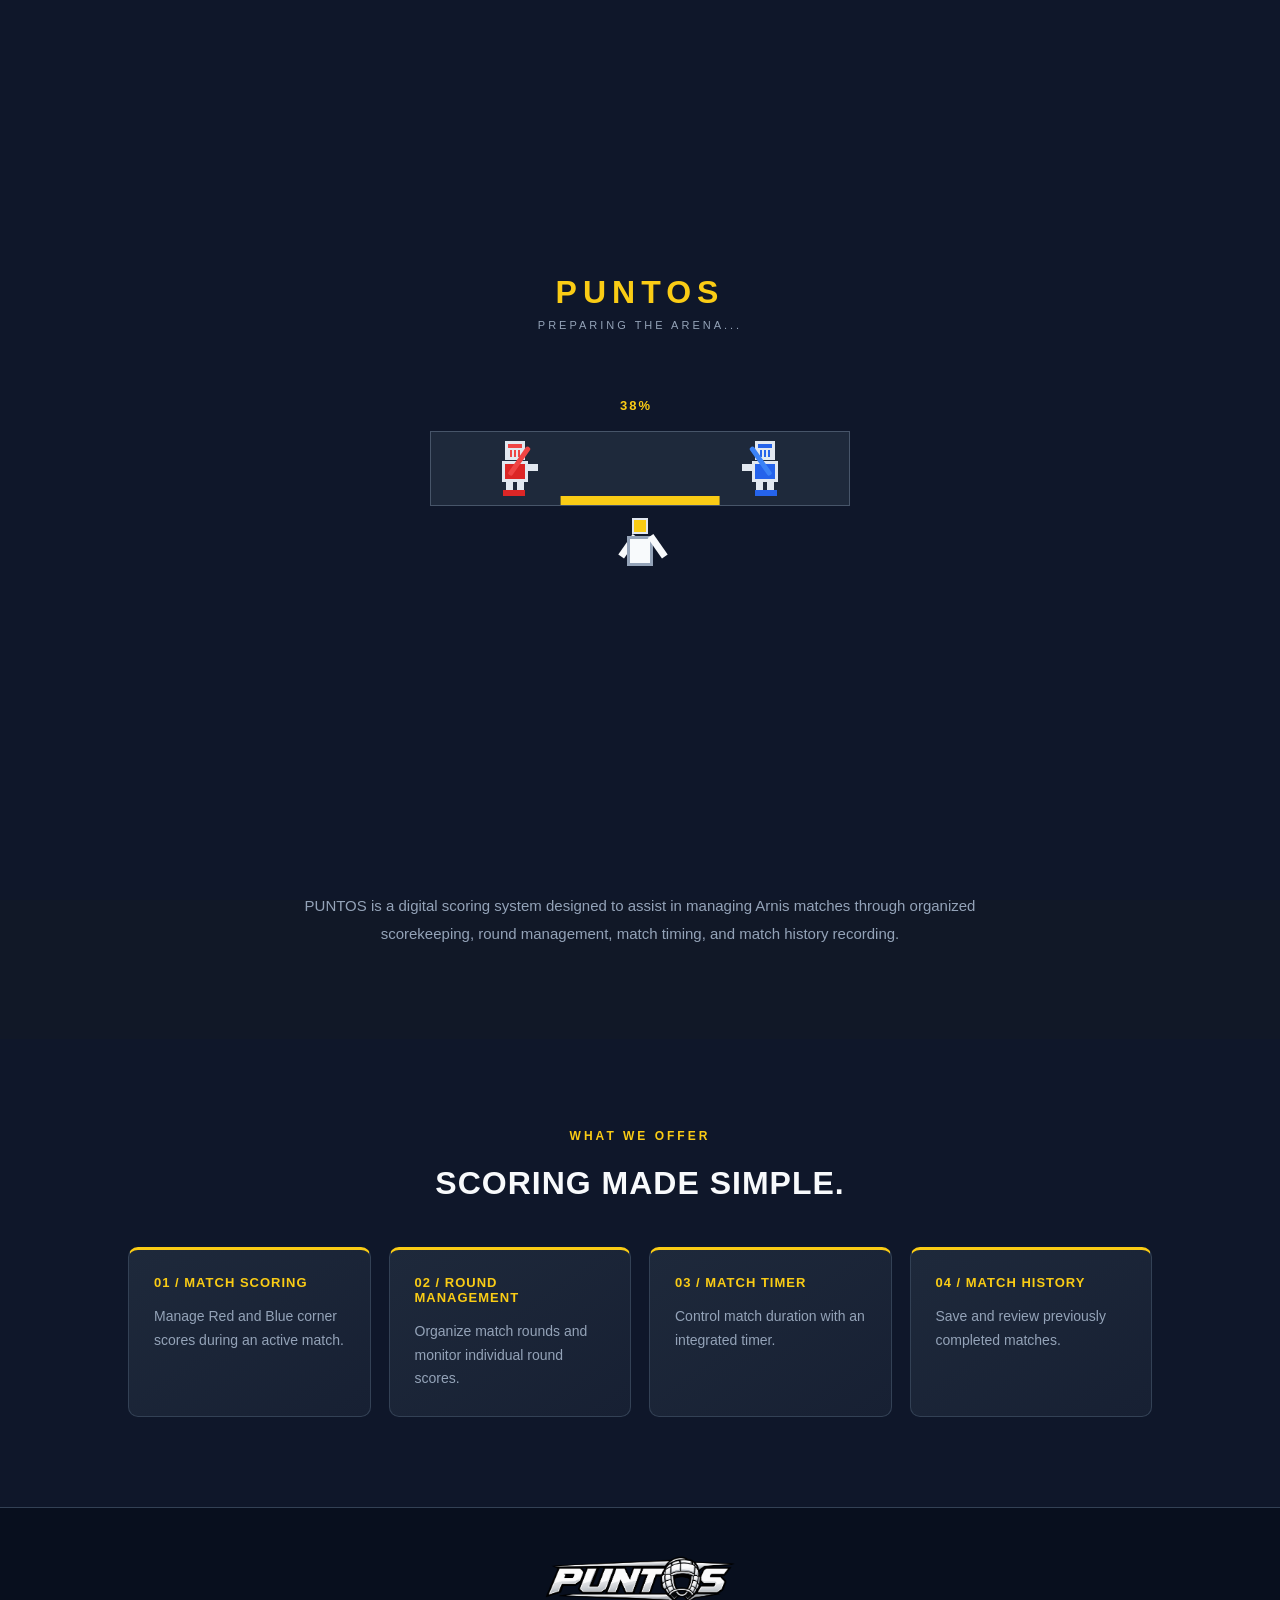
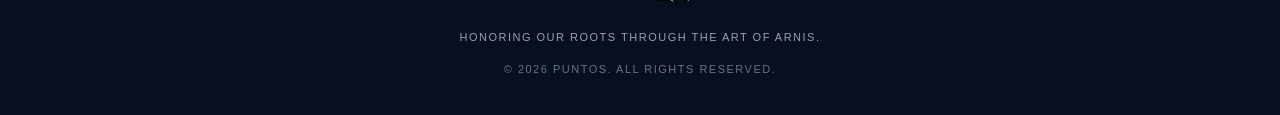
<file: index.html>
<!DOCTYPE html>
<html lang="en">

<head>
    <meta charset="UTF-8">
    <meta name="viewport" content="width=device-width, initial-scale=1.0">
    <title>PUNTOS | Arnis Tournament Scoring System</title>
    <link rel="stylesheet" href="landing.css">
</head>

<body>

    <!-- NAVIGATION -->
    <nav class="navbar">

        <div class="logo">
            <img src="puntos-logo.png" alt="PUNTOS Logo">
        </div>

        <div class="nav-links">
            <a href="#home">HOME</a>
            <a href="#about">ABOUT</a>
            <a href="#features">FEATURES</a>
        </div>

    </nav>

    <!-- HERO SECTION -->
    <section class="hero" id="home">

        <div class="hero-content">

            <p class="hero-label">ARNIS TOURNAMENT SCORING SYSTEM</p>

            <h1>
                EVERY STRIKE.<br>
                EVERY POINT.<br>
                <span>EVERY MOMENT.</span>
            </h1>

            <p class="hero-description">
                A digital scoring platform designed to support
                accurate, efficient, and organized Arnis match scoring.
            </p>

            <div class="hero-actions">

                <a href="scoreboard.html" class="hero-button">
                    ENTER SCOREBOARD →
                </a>

                <a href="tournament-history.html" class="hero-button secondary-button">
                    TOURNAMENT LIST
                </a>

            </div>

        </div>

        <div class="hero-decoration">

            <div class="red-line"></div>
            <div class="gold-line"></div>
            <div class="blue-line"></div>

            <span>ARNIS</span>

        </div>

    </section>

    <!-- ABOUT SECTION -->
    <section class="about" id="about">

        <p class="section-label">ABOUT PUNTOS</p>

        <h2>BUILT FOR THE GAME.</h2>

        <p>
            PUNTOS is a digital scoring system designed to
            assist in managing Arnis matches through organized
            scorekeeping, round management, match timing, and
            match history recording.
        </p>

    </section>

    <!-- FEATURES SECTION -->
    <section class="features" id="features">

        <p class="section-label">WHAT WE OFFER</p>

        <h2>SCORING MADE SIMPLE.</h2>

        <div class="feature-grid">

            <div class="feature-card">

                <h3>01 / MATCH SCORING</h3>

                <p>
                    Manage Red and Blue corner scores
                    during an active match.
                </p>

            </div>

            <div class="feature-card">

                <h3>02 / ROUND MANAGEMENT</h3>

                <p>
                    Organize match rounds and monitor
                    individual round scores.
                </p>

            </div>

            <div class="feature-card">

                <h3>03 / MATCH TIMER</h3>

                <p>
                    Control match duration with
                    an integrated timer.
                </p>

            </div>

            <div class="feature-card">

                <h3>04 / MATCH HISTORY</h3>

                <p>
                    Save and review previously
                    completed matches.
                </p>

            </div>

        </div>

    </section>

    <!-- FOOTER -->
    <footer>

        <h3>
            <img src="puntos-logo.png" alt="PUNTOS Logo">
        </h3>

        <p>HONORING OUR ROOTS THROUGH THE ART OF ARNIS.</p>

        <p class="copyright">
            © 2026 PUNTOS. ALL RIGHTS RESERVED.
        </p>

    </footer>


    <!-- LOADING SCREEN -->
    <div class="loader-screen" id="loaderScreen">

        <div class="loader-content">

            <p class="loader-title">PUNTOS</p>
            <p class="loader-subtitle">PREPARING THE ARENA...</p>

            <!-- FIGHTERS AND LOADING PLATFORM -->
            <div class="fighter-stage" id="fighterStage">

                <div class="fighter fighter-red" id="fighterRed">
                    <div class="fighter-head"></div>
                    <div class="fighter-body"></div>
                    <div class="fighter-arm"></div>
                    <div class="fighter-leg"></div>
                    <div class="fighter-stick"></div>
                </div>

                <div class="fighter fighter-blue" id="fighterBlue">
                    <div class="fighter-head"></div>
                    <div class="fighter-body"></div>
                    <div class="fighter-arm"></div>
                    <div class="fighter-leg"></div>
                    <div class="fighter-stick"></div>
                </div>

                <div class="loader-progress" id="loaderProgress"></div>

                <p class="loader-percentage" id="loaderPercentage">0%</p>

            </div>

            <!-- REFEREE OUTSIDE THE PLATFORM -->
            <div class="referee" id="referee">

                <div class="referee-head"></div>
                <div class="referee-body"></div>
                <div class="referee-arm"></div>
                <div class="referee-flag"></div>

            </div>

            <p class="winner-message" id="winnerMessage">
                BLUE WINS!
            </p>

        </div>

    </div>


    <script src="loader.js"></script>


</body>
</html>
</file>
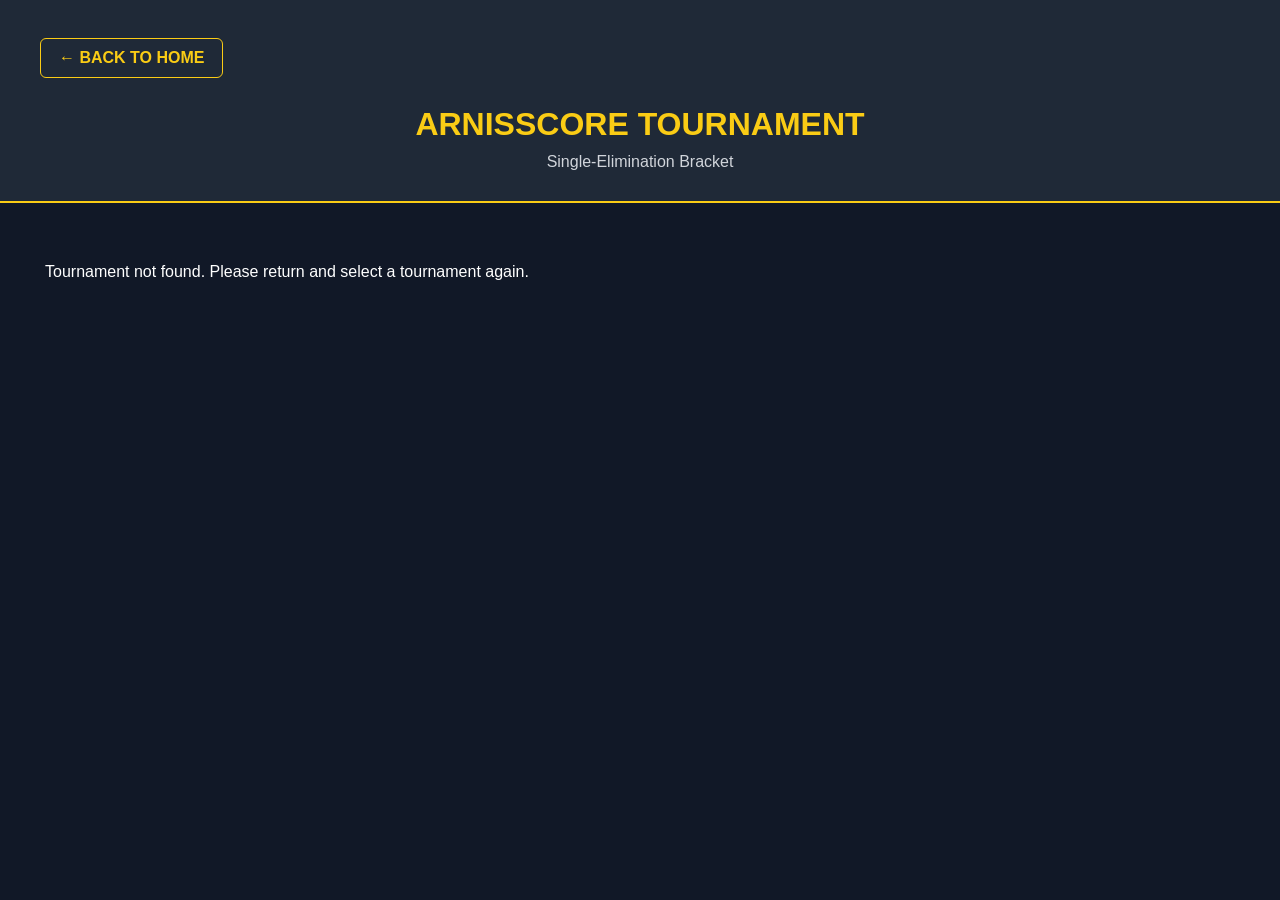
<file: bracket-display.html>
<!DOCTYPE html>
<html lang="en">
<head>
    <meta charset="UTF-8">
    <meta name="viewport" content="width=device-width, initial-scale=1.0">
    <title>Tournament Bracket | ArnisScore</title>
    <link rel="stylesheet" href="bracket-display.css">
</head>

<body>

<header class="bracket-header">

    <nav style="display: flex; justify-content: flex-start; align-items: center; width: 100%; padding: 8px 20px;">

        <a href="index.html"
           class="back-button"
           style="position: static;">
            ← BACK TO HOME
        </a>

    </nav>

    <h1>ARNISSCORE TOURNAMENT</h1>
    <p>Single-Elimination Bracket</p>

</header>

<main class="bracket-wrapper">
    <div id="bracket-container"></div>
</main>

<script src="bracket-display.js"></script>
<script src="universal-back.js"></script>

</body>
</html>
</file>
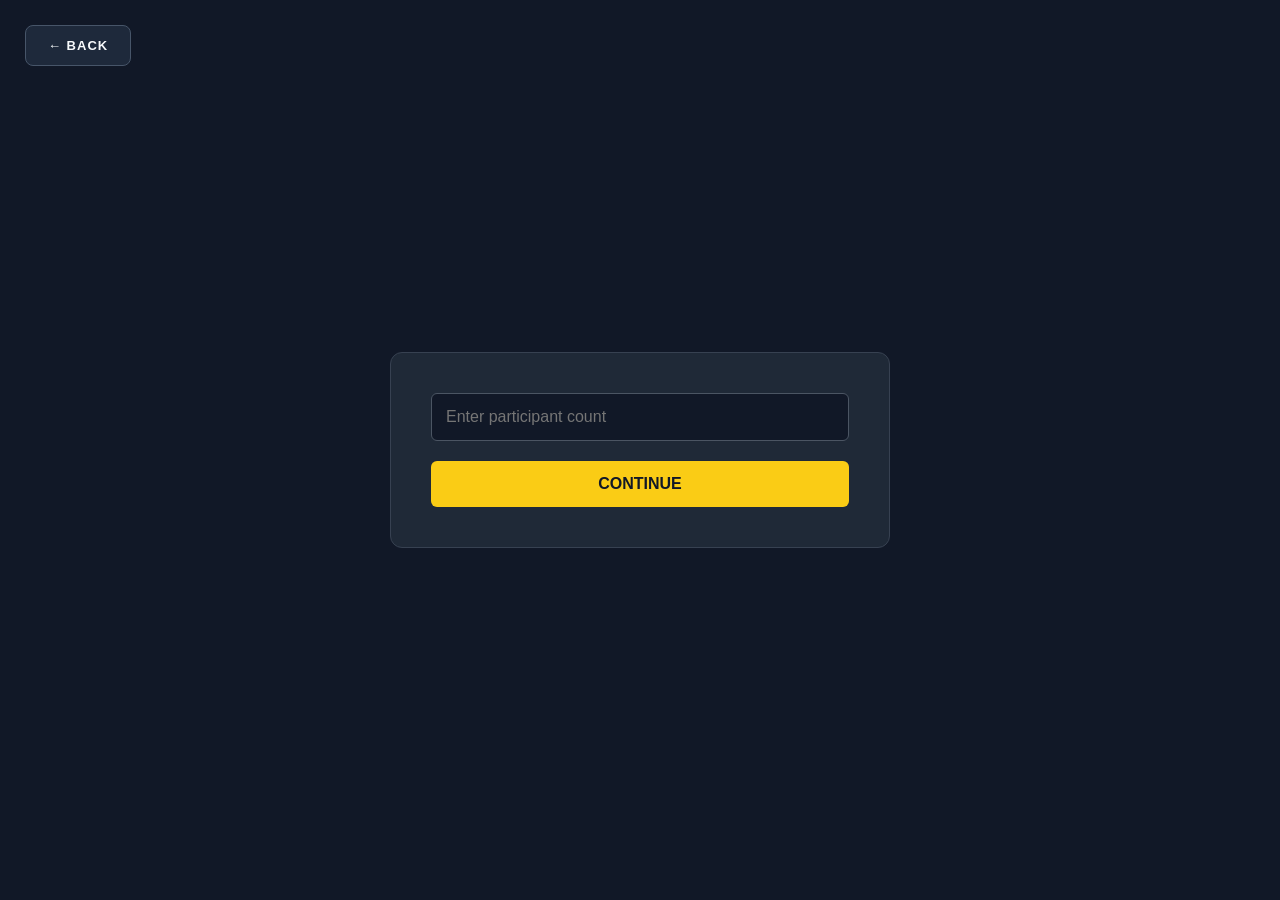
<file: create-bracket.html>
<!DOCTYPE html>
<html lang="en">
<head>
    <meta charset="UTF-8">
    <meta name="viewport" content="width=device-width, initial-scale=1.0">
    <title>Create Tournament Bracket</title>
    <link rel="stylesheet" href="bracket.css">
</head>

<body>

    <a href="index.html" class="back-button universal-back">
        ← BACK
    </a>

    <div class="bracket-container">

        <input
            type="number"
            id="participant-count"
            min="2"
            max="64"
            placeholder="Enter participant count"
        >

        <button id="continue-button">CONTINUE</button>

    </div>

    <script src="bracket.js"></script>
    <script src="universal-back.js"></script>

</body>
</html>
</file>
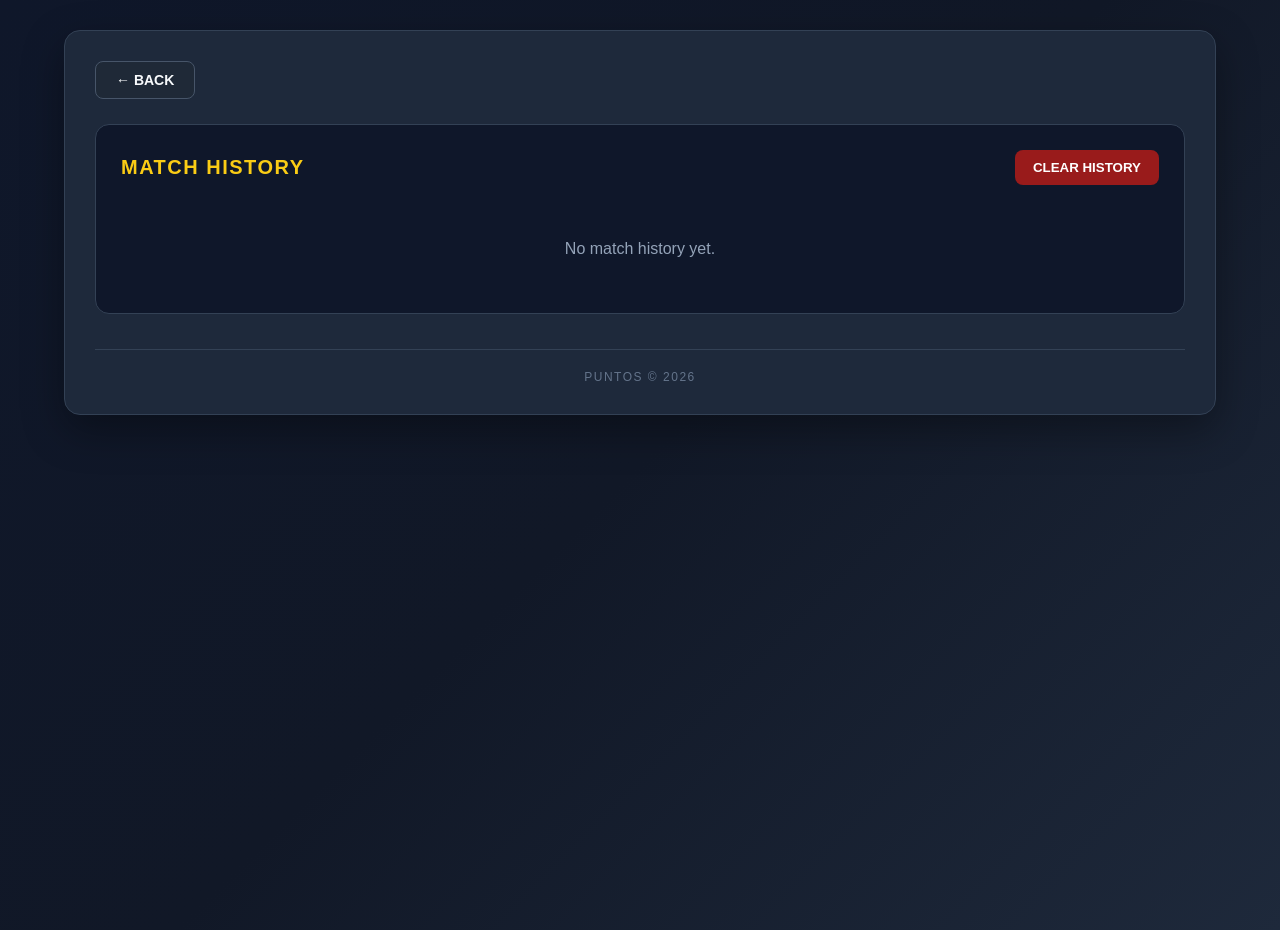
<file: history.html>
<!DOCTYPE html>
<html lang="en">
<head>
    <meta charset="UTF-8">
    <meta name="viewport" content="width=device-width, initial-scale=1.0">
    <link rel="stylesheet" href="style.css">
</head>

<body>

    <div class="score-container">

        <a href="scoreboard.html" class="universal-back">
            ← BACK
        </a>

        <section class="history-section">

            <div class="history-header">
                <h2>MATCH HISTORY</h2>
                <button id="clear-history">CLEAR HISTORY</button>
            </div>

            <div id="history-list">
                <p class="empty-history">No match history yet.</p>
            </div>

        </section>

        <footer>
            <p>PUNTOS © 2026</p>
        </footer>

    </div>

    <script src="history.js"></script>
    <script src="universal-back.js"></script>

</body>
</html>
</file>
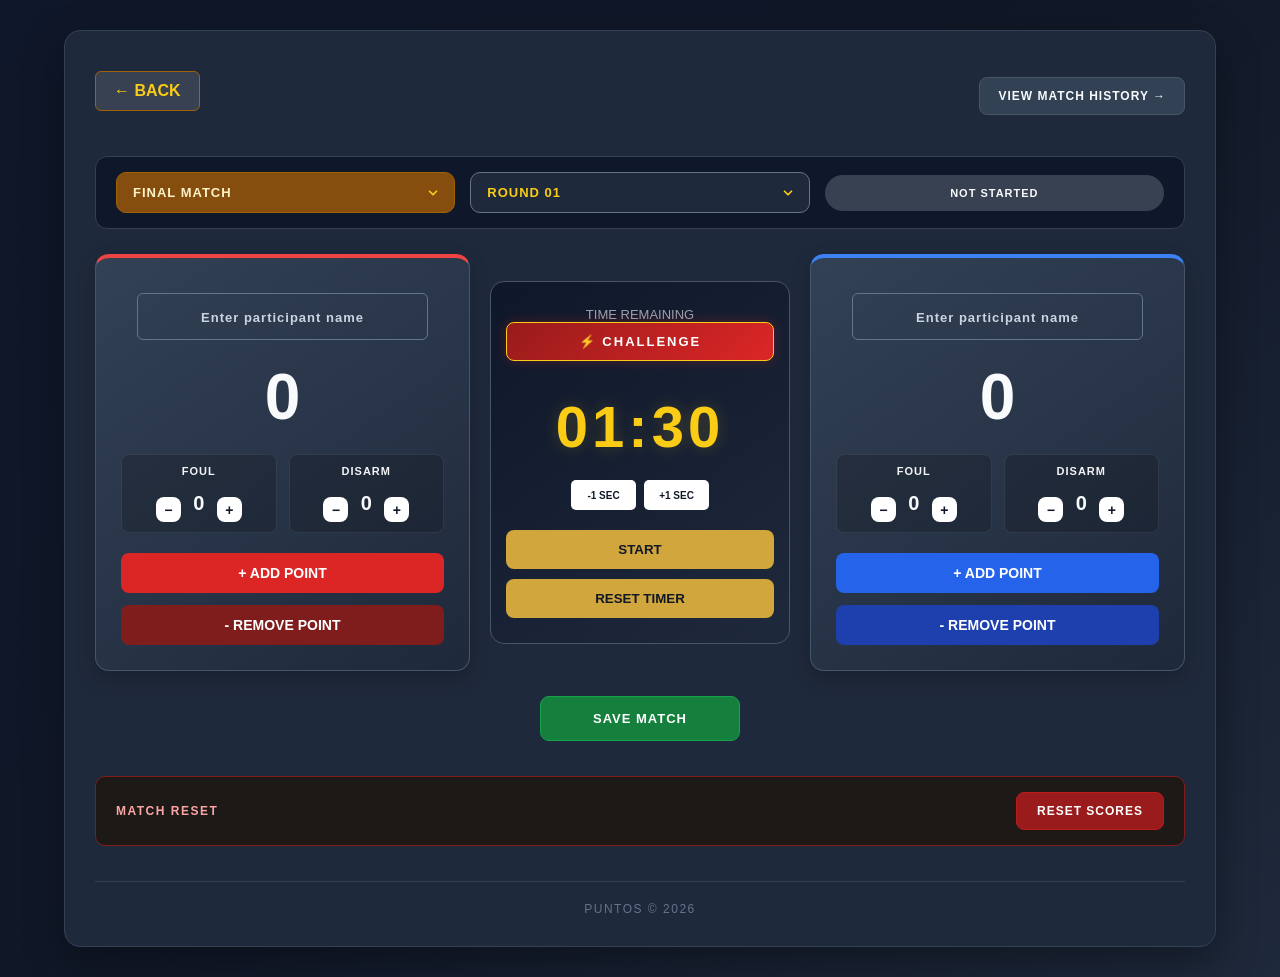
<file: scoreboard.html>
<!DOCTYPE html>
<html lang="en">
<head>
    <meta charset="UTF-8">
    <meta name="viewport" content="width=device-width, initial-scale=1.0">
    <link rel="stylesheet" href="style.css">
</head>

<body>

    <div class="score-container">

        <div class="top-navigation">
            <a href="index.html" class="back-bracket-btn universal-back">
                ← BACK
            </a>

            <a href="history.html" id="history-link">
                VIEW MATCH HISTORY →
            </a>
        </div>

        <div class="match-info">
            <select id="match-stage">
                <option value="Elimination">ELIMINATION</option>
                <option value="Quarter Final">QUARTER FINAL</option>
                <option value="Semi Final">SEMI FINAL</option>
                <option value="Final Match" selected>FINAL MATCH</option>
            </select>

            <select id="round-selector">
                <option value="1">ROUND 01</option>
                <option value="2">ROUND 02</option>
                <option value="3">ROUND 03</option>
                <option value="4">ROUND 04</option>
                <option value="5">ROUND 05</option>
            </select>

            <span id="match-status">NOT STARTED</span>
        </div>

        <main class="scoreboard">

            <!-- RED PLAYER -->
            <div class="player red-player">

                <input
                    type="text"
                    id="red-player-name"
                    class="player-name-input"
                    placeholder="Enter participant name"
                    maxlength="40"
                >

                <div class="score" id="red-score">0</div>

                <div class="minor-scores">
                    <div class="minor-score">
                        <h4>FOUL</h4>
                        <div class="minor-controls">
                            <button id="red-foul-minus">−</button>
                            <span id="red-foul">0</span>
                            <button id="red-foul-plus">+</button>
                        </div>
                    </div>

                    <div class="minor-score">
                        <h4>DISARM</h4>
                        <div class="minor-controls">
                            <button id="red-disarm-minus">−</button>
                            <span id="red-disarm">0</span>
                            <button id="red-disarm-plus">+</button>
                        </div>
                    </div>
                </div>

                <button id="red-plus">+ ADD POINT</button>
                <button id="red-minus">- REMOVE POINT</button>
            </div>

            <!-- MATCH TIMER -->
            <div class="match-timer">
                <p>TIME REMAINING</p>

                <button id="challenge-button">⚡ CHALLENGE</button>

                <div id="timer" title="Click to edit timer">01:30</div>

                <div class="timer-adjustments">
                    <button id="subtract-second">-1 SEC</button>
                    <button id="add-second">+1 SEC</button>
                </div>

                <button id="start-timer">START</button>
                <button id="reset-timer">RESET TIMER</button>
            </div>

            <!-- BLUE PLAYER -->
            <div class="player blue-player">

                <input
                    type="text"
                    id="blue-player-name"
                    class="player-name-input"
                    placeholder="Enter participant name"
                    maxlength="40"
                >

                <div class="score" id="blue-score">0</div>

                <div class="minor-scores">
                    <div class="minor-score">
                        <h4>FOUL</h4>
                        <div class="minor-controls">
                            <button id="blue-foul-minus">−</button>
                            <span id="blue-foul">0</span>
                            <button id="blue-foul-plus">+</button>
                        </div>
                    </div>

                    <div class="minor-score">
                        <h4>DISARM</h4>
                        <div class="minor-controls">
                            <button id="blue-disarm-minus">−</button>
                            <span id="blue-disarm">0</span>
                            <button id="blue-disarm-plus">+</button>
                        </div>
                    </div>
                </div>

                <button id="blue-plus">+ ADD POINT</button>
                <button id="blue-minus">- REMOVE POINT</button>
            </div>

        </main>

        <!-- CHALLENGE OVERLAY -->
        <div id="challenge-overlay" class="challenge-overlay">
            <div class="challenge-banner">

                <div class="challenge-label">
                    OFFICIAL MATCH ANNOUNCEMENT
                </div>

                <h1>⚡ CHALLENGE ⚡</h1>

                <p>THE MATCH HAS BEEN CHALLENGED</p>

                <button id="back-to-scoreboard">
                    ← BACK TO SCOREBOARD
                </button>

            </div>
        </div>

        <!-- MATCH RESULT -->
        <div id="match-result" class="match-result">
            <h2 id="result-message"></h2>
        </div>

        <!-- SAVE MATCH -->
        <div class="main-actions">
            <button id="save-match">SAVE MATCH</button>
        </div>

        <!-- RESET SCORES -->
        <div class="danger-zone">
            <p>MATCH RESET</p>
            <button id="reset-scores">RESET SCORES</button>
        </div>

        <footer>
            <p>PUNTOS © 2026</p>
        </footer>

    </div>

    <script src="script.js"></script>
    <script src="universal-back.js"></script>

</body>
</html>
</file>
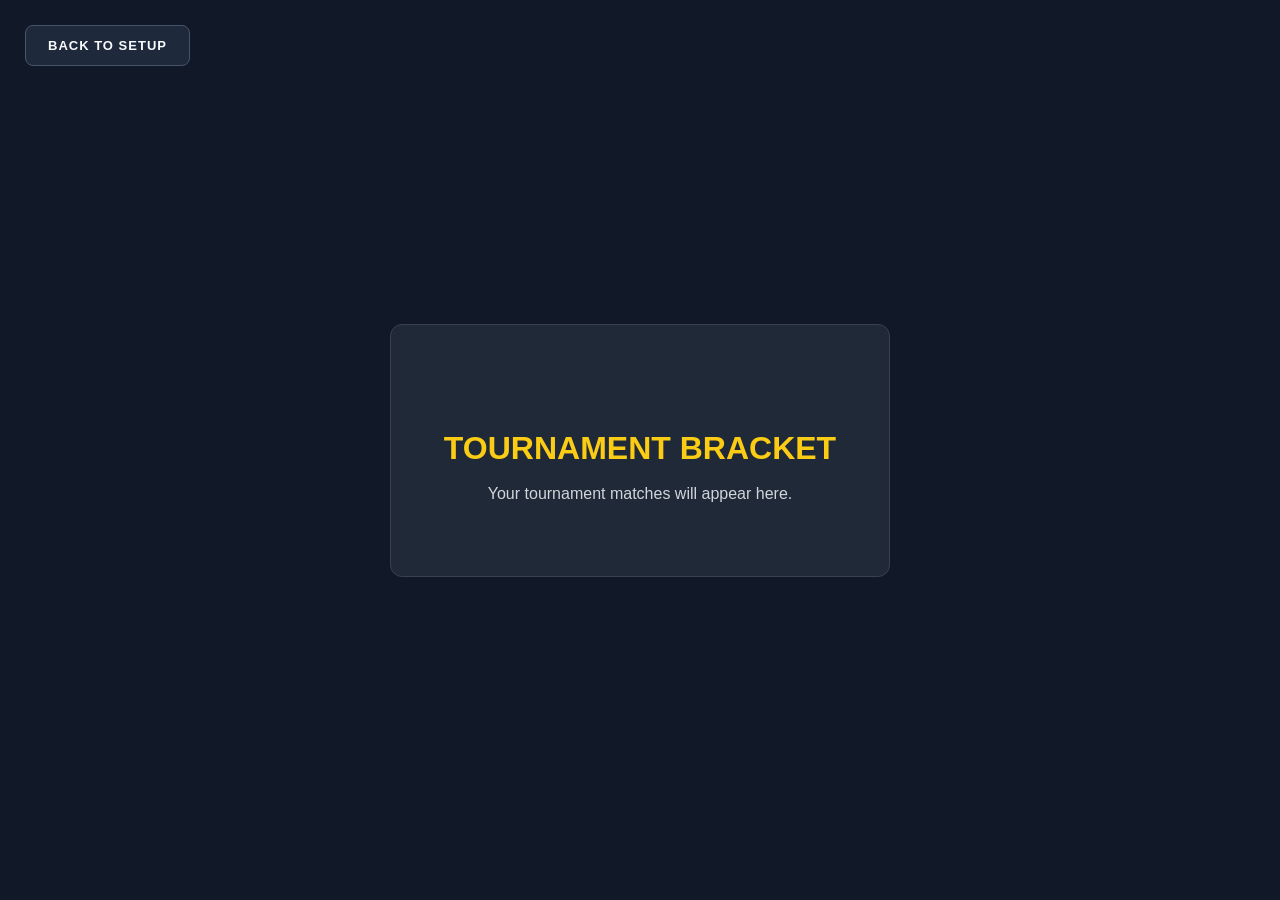
<file: tournament-bracket.html>
<!DOCTYPE html>
<html lang="en">
<head>
    <meta charset="UTF-8">
    <meta name="viewport" content="width=device-width, initial-scale=1.0">
    <title>Tournament Bracket | ArnisScore</title>
    <link rel="stylesheet" href="bracket.css">
</head>
<body>

    <div class="bracket-container">
        <h1>TOURNAMENT BRACKET</h1>
        <p>Your tournament matches will appear here.</p>

        <div id="bracket-display"></div>

        <a href="create-bracket.html" class="back-button">
            BACK TO SETUP
        </a>
    </div>

</body>
</html>
</file>
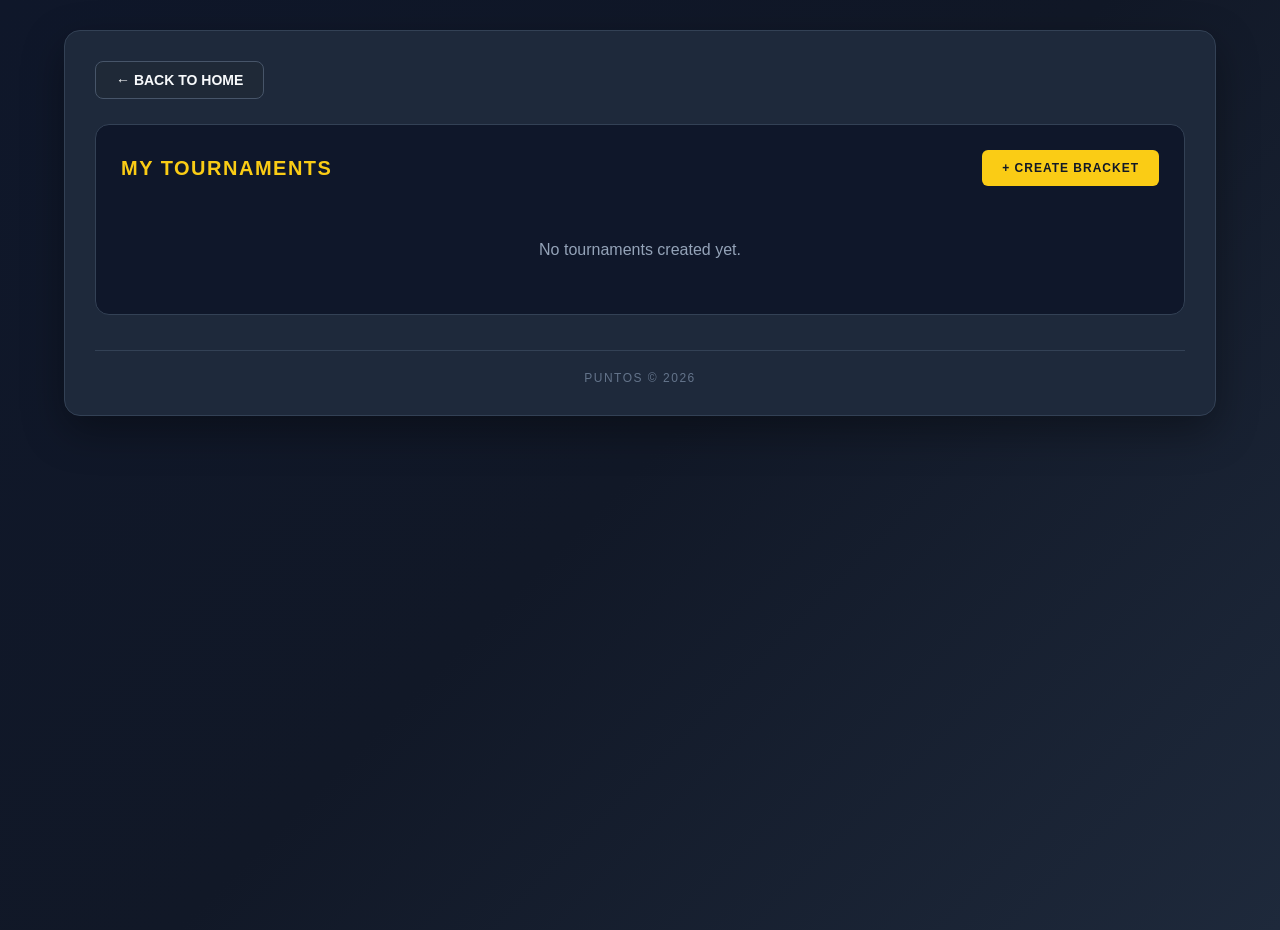
<file: tournament-history.html>
<!DOCTYPE html>
<html lang="en">

<head>
    <meta charset="UTF-8">
    <meta name="viewport" content="width=device-width, initial-scale=1.0">


    <link rel="stylesheet" href="style.css">

    <style>
        .create-bracket-button {
            display: inline-block;
            background-color: #facc15;
            color: #111827;
            padding: 11px 20px;
            border-radius: 6px;
            text-decoration: none;
            font-size: 12px;
            font-weight: 900;
            letter-spacing: 1px;
            transition: 0.2s;
            white-space: nowrap;
        }

        .create-bracket-button:hover {
            background-color: #eab308;
            transform: translateY(-2px);
        }

        @media (max-width: 600px) {
            .history-header {
                align-items: center;
                gap: 12px;
            }

            .create-bracket-button {
                padding: 10px 12px;
                font-size: 10px;
            }

            .history-header h2 {
                font-size: 16px;
            }
        }
    </style>

</head>

<body>

    <div class="score-container">

        <a href="index.html" class="universal-back home-navigation">
            ← BACK TO HOME
        </a>


        <section class="history-section">

            <div class="history-header">

                <h2>MY TOURNAMENTS</h2>

                <a href="create-bracket.html" class="create-bracket-button">
                    + CREATE BRACKET
                </a>

            </div>

            <div id="history-list">

                <p class="empty-history">
                    No tournaments created yet.
                </p>

            </div>

        </section>

        <footer>
            <p>PUNTOS © 2026</p>
        </footer>

    </div>

    <script src="tournament-history.js"></script>
    <script src="universal-back.js"></script>

</body>
</html>
</file>
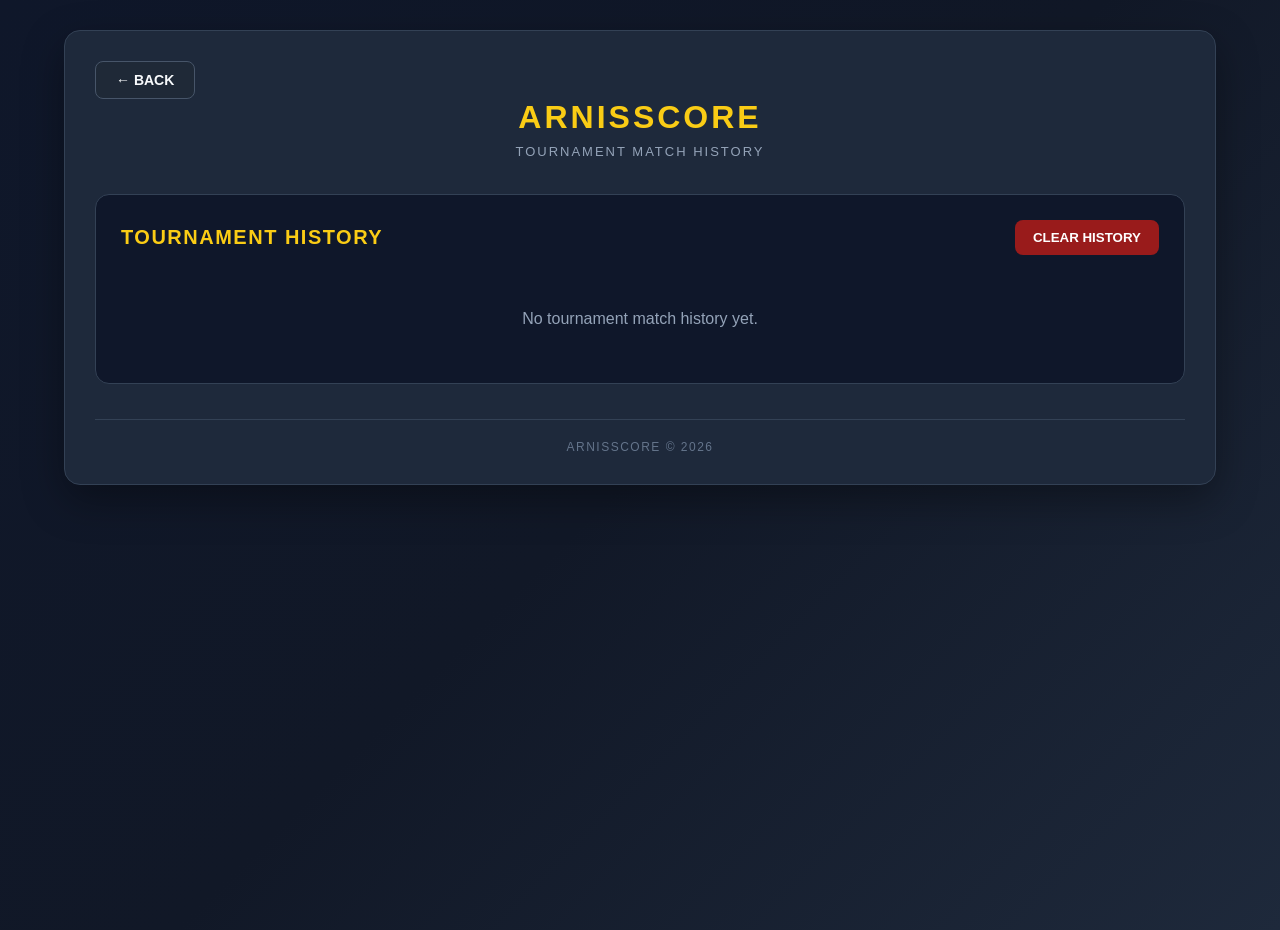
<file: tournament-match-history.html>
<!DOCTYPE html>
<html lang="en">
<head>
    <meta charset="UTF-8">
    <meta name="viewport" content="width=device-width, initial-scale=1.0">
    <title>Tournament Match History | ArnisScore</title>
    <link rel="stylesheet" href="style.css">
</head>

<body>

    <div class="score-container">

        <a href="tournament-scoreboard.html" class="universal-back">
            ← BACK
        </a>

        <header>
            <h1>ARNISSCORE</h1>
            <p>TOURNAMENT MATCH HISTORY</p>
        </header>

        <section class="history-section">

            <div class="history-header">
                <h2>TOURNAMENT HISTORY</h2>
                <button id="clear-history">CLEAR HISTORY</button>
            </div>

            <div id="history-list">
                <p class="empty-history">No tournament history yet.</p>
            </div>

        </section>

        <footer>
            <p>ARNISSCORE © 2026</p>
        </footer>

    </div>

    <script src="tournament-match-history.js"></script>
    <script src="universal-back.js"></script>

</body>
</html>
</file>
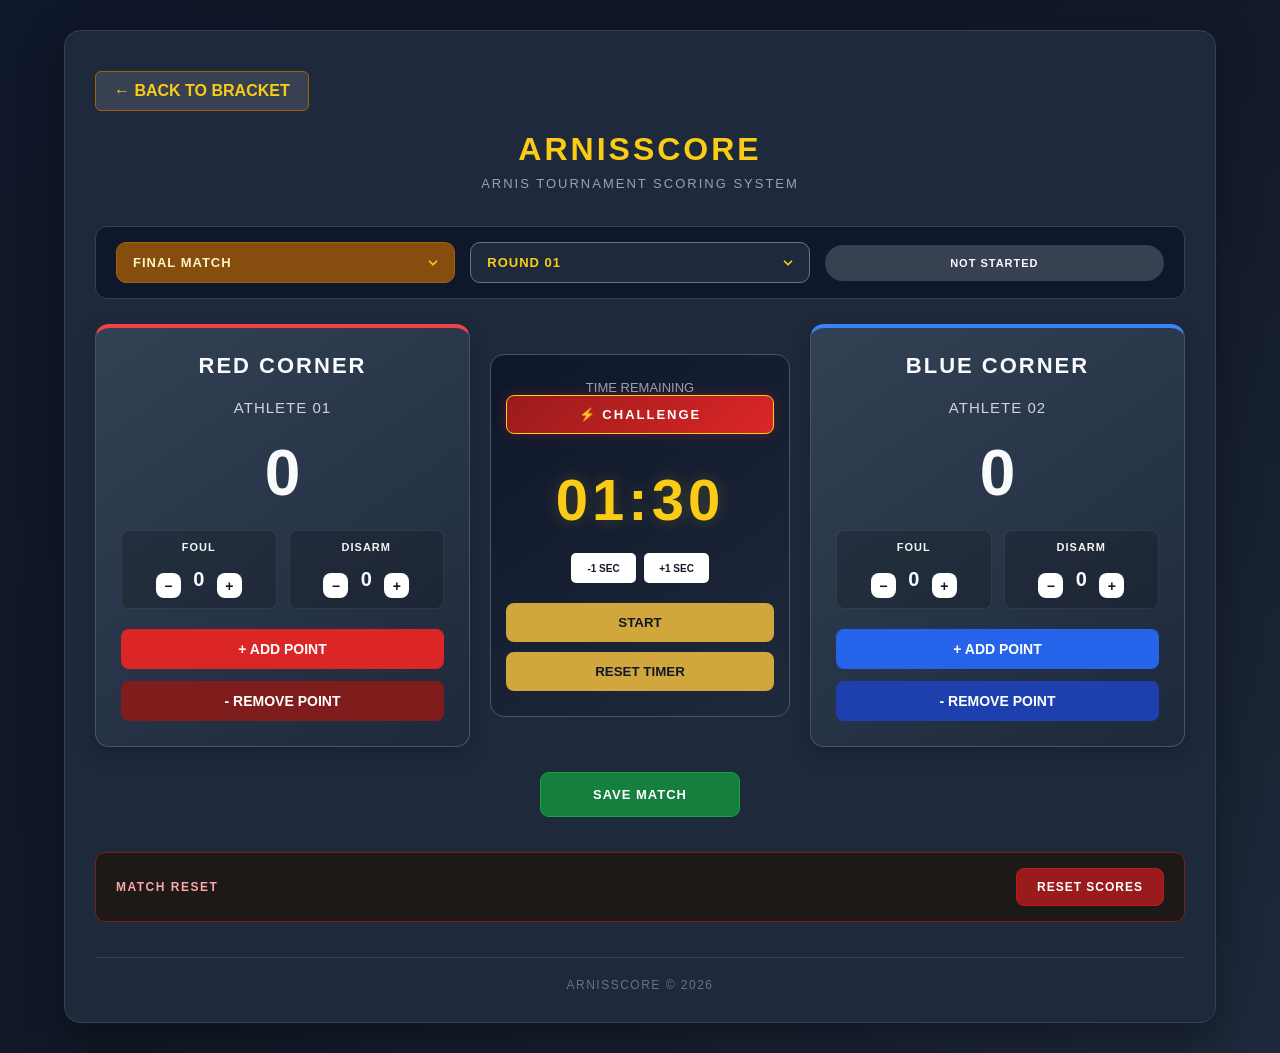
<file: tournament-scoreboard.html>
<!DOCTYPE html>
<html lang="en">
<head>
    <meta charset="UTF-8">
    <meta name="viewport" content="width=device-width, initial-scale=1.0">
    <title>ArnisScore | Tournament Scoreboard</title>
    <link rel="stylesheet" href="style.css">
</head>

<body>

    <div class="score-container">

        <nav class="tournament-score-navigation">
            <a href="create-bracket.html"
               id="back-to-bracket"
               class="back-bracket-btn">
                ← BACK TO BRACKET
            </a>

        </nav>

        <header>
            <h1>ARNISSCORE</h1>
            <p>ARNIS TOURNAMENT SCORING SYSTEM</p>
        </header>

        <div class="match-info">
            <select id="match-stage">
                <option value="Elimination">ELIMINATION</option>
                <option value="Quarter Final">QUARTER FINAL</option>
                <option value="Semi Final">SEMI FINAL</option>
                <option value="Final Match" selected>FINAL MATCH</option>
            </select>

            <select id="round-selector">
                <option value="1">ROUND 01</option>
                <option value="2">ROUND 02</option>
                <option value="3">ROUND 03</option>
                <option value="4">ROUND 04</option>
                <option value="5">ROUND 05</option>
            </select>

            <span id="match-status">NOT STARTED</span>
        </div>

        <main class="scoreboard">

            <!-- RED CORNER -->
            <div class="player red-player">
                <h2>RED CORNER</h2>
                <h3 id="red-player-name">ATHLETE 01</h3>

                <div class="score" id="red-score">0</div>

                <div class="minor-scores">
                    <div class="minor-score">
                        <h4>FOUL</h4>
                        <div class="minor-controls">
                            <button id="red-foul-minus">−</button>
                            <span id="red-foul">0</span>
                            <button id="red-foul-plus">+</button>
                        </div>
                    </div>

                    <div class="minor-score">
                        <h4>DISARM</h4>
                        <div class="minor-controls">
                            <button id="red-disarm-minus">−</button>
                            <span id="red-disarm">0</span>
                            <button id="red-disarm-plus">+</button>
                        </div>
                    </div>
                </div>

                <button id="red-plus">+ ADD POINT</button>
                <button id="red-minus">- REMOVE POINT</button>
            </div>

            <!-- MATCH TIMER -->
            <div class="match-timer">
                <p>TIME REMAINING</p>

                <button id="challenge-button">⚡ CHALLENGE</button>

                <div id="timer" title="Click to edit timer">01:30</div>

                <div class="timer-adjustments">
                    <button id="subtract-second">-1 SEC</button>
                    <button id="add-second">+1 SEC</button>
                </div>

                <button id="start-timer">START</button>
                <button id="reset-timer">RESET TIMER</button>
            </div>

            <!-- BLUE CORNER -->
            <div class="player blue-player">
                <h2>BLUE CORNER</h2>
                <h3 id="blue-player-name">ATHLETE 02</h3>

                <div class="score" id="blue-score">0</div>

                <div class="minor-scores">
                    <div class="minor-score">
                        <h4>FOUL</h4>
                        <div class="minor-controls">
                            <button id="blue-foul-minus">−</button>
                            <span id="blue-foul">0</span>
                            <button id="blue-foul-plus">+</button>
                        </div>
                    </div>

                    <div class="minor-score">
                        <h4>DISARM</h4>
                        <div class="minor-controls">
                            <button id="blue-disarm-minus">−</button>
                            <span id="blue-disarm">0</span>
                            <button id="blue-disarm-plus">+</button>
                        </div>
                    </div>
                </div>

                <button id="blue-plus">+ ADD POINT</button>
                <button id="blue-minus">- REMOVE POINT</button>
            </div>

        </main>

        <!-- CHALLENGE ANNOUNCEMENT OVERLAY -->
        <div id="challenge-overlay" class="challenge-overlay">
            <div class="challenge-banner">
                <div class="challenge-label">
                    OFFICIAL MATCH ANNOUNCEMENT
                </div>

                <h1>⚡ CHALLENGE ⚡</h1>

                <p>THE MATCH HAS BEEN CHALLENGED</p>

                <button id="back-to-scoreboard">
                    ← BACK TO SCOREBOARD
                </button>
            </div>
        </div>

        <!-- MATCH RESULT -->
        <div id="match-result" class="match-result">
            <h2 id="result-message"></h2>
        </div>

        <!-- SAVE MATCH -->
        <div class="main-actions">
            <button id="save-match">SAVE MATCH</button>
        </div>

        <!-- RESET SCORES -->
        <div class="danger-zone">
            <p>MATCH RESET</p>
            <button id="reset-scores">RESET SCORES</button>
        </div>

        <footer>
            <p>ARNISSCORE © 2026</p>
        </footer>

    </div>

    <!-- SET THE CORRECT BRACKET DESTINATION -->
    <script>
        (function () {
            const params = new URLSearchParams(window.location.search);

            const urlTournamentId = params.get("tournamentId");

            let currentMatch = null;

            try {
                currentMatch = JSON.parse(
                    localStorage.getItem("arnisscoreCurrentMatch") || "null"
                );
            } catch (error) {
                currentMatch = null;
            }

            const tournamentId =
                urlTournamentId || currentMatch?.tournamentId;

            const backButton =
                document.getElementById("back-to-bracket");

            if (tournamentId) {
                backButton.href =
                    "bracket-display.html?tournamentId=" +
                    encodeURIComponent(tournamentId);
            }
        })();
    </script>

    <script src="tournament-scoreboard.js"></script>
    <script src="universal-back.js"></script>

</body>
</html>
</file>
<file: landing.css>
/* =========================================
   PUNTOS - LANDING PAGE STYLESHEET
========================================= */

/* GENERAL SETTINGS */

* {
    margin: 0;
    padding: 0;
    box-sizing: border-box;
    scroll-behavior: smooth;
}

html {
    overflow-x: hidden;
}

body {
    background-color: #0f172a;
    color: #f8fafc;
    font-family: 'Segoe UI', Arial, sans-serif;
    overflow-x: hidden;
}


/* =========================================
   NAVIGATION BAR
========================================= */

.navbar {
    display: flex;
    justify-content: space-between;
    align-items: center;
    padding: 22px 8%;
    background-color: #111827;
    border-bottom: 1px solid #334155;
}

.logo {
    font-size: 23px;
    font-weight: 900;
    letter-spacing: 2px;
}

.logo img {
    height: 55px;
    width: auto;
    display: block;
    object-fit: contain;
}

.logo .arnis-o,
footer h3 .arnis-o {
    display: inline-flex;
    align-items: center;
    justify-content: center;
    width: 25px;
    height: 25px;
    border: 3px solid #facc15;
    border-radius: 45% 45% 50% 50%;
    color: #facc15;
    font-size: 19px;
    line-height: 1;
    position: relative;
}

.nav-links {
    display: flex;
    gap: 35px;
}

.nav-links a {
    color: #cbd5e1;
    text-decoration: none;
    font-size: 12px;
    font-weight: bold;
    letter-spacing: 1px;
    transition: 0.2s;
}

.nav-links a:hover {
    color: #facc15;
}

.nav-button {
    background-color: #facc15;
    color: #111827;
    padding: 11px 20px;
    border-radius: 6px;
    text-decoration: none;
    font-size: 12px;
    font-weight: 900;
    letter-spacing: 1px;
    transition: 0.2s;
}

.nav-button:hover {
    background-color: #eab308;
    transform: translateY(-2px);
}


/* =========================================
   HERO SECTION
========================================= */

.hero {
    min-height: 570px;
    display: flex;
    align-items: center;
    justify-content: space-between;
    padding: 80px 10%;
    overflow: hidden;
    position: relative;
    background:
        radial-gradient(circle at 80% 50%, #334155 0%, transparent 35%),
        linear-gradient(120deg, #0f172a, #1e293b);
}

.hero-content {
    max-width: 650px;
    width: 100%;
    z-index: 2;
}

.hero-label,
.section-label {
    color: #facc15;
    font-size: 12px;
    font-weight: 800;
    letter-spacing: 3px;
    margin-bottom: 22px;
}

.hero h1 {
    font-size: clamp(42px, 6vw, 76px);
    line-height: 1.08;
    font-weight: 900;
    letter-spacing: -2px;
    margin-bottom: 25px;
}

.hero h1 span {
    color: #facc15;
}

.hero-description {
    max-width: 520px;
    color: #94a3b8;
    font-size: 16px;
    line-height: 1.8;
    margin-bottom: 35px;
}

.hero-actions {
    display: flex;
    flex-wrap: wrap;
    gap: 15px;
}

.hero-button {
    display: inline-block;
    background-color: #facc15;
    color: #111827;
    padding: 16px 28px;
    border-radius: 6px;
    text-decoration: none;
    font-size: 13px;
    font-weight: 900;
    letter-spacing: 1px;
    transition: 0.2s;
    text-align: center;
}

.hero-button:hover {
    background-color: #eab308;
    transform: translateY(-3px);
}

.secondary-button {
    background-color: transparent;
    color: #facc15;
    border: 1px solid #facc15;
}

.secondary-button:hover {
    background-color: #facc15;
    color: #111827;
}


/* =========================================
   HERO DECORATION
========================================= */

.hero-decoration {
    position: relative;
    width: 280px;
    height: 280px;
    flex-shrink: 0;
    margin-right: 5%;
    display: flex;
    align-items: center;
    justify-content: center;
    border: 1px solid #475569;
    border-radius: 50%;
    transform: rotate(-15deg);
}

.hero-decoration span {
    font-size: 38px;
    font-weight: 900;
    letter-spacing: 5px;
    color: #facc15;
    transform: rotate(15deg);
}

.red-line,
.gold-line,
.blue-line {
    position: absolute;
    height: 5px;
    width: 180px;
    border-radius: 10px;
}

.red-line {
    background-color: #ef4444;
    top: 65px;
    right: -40px;
}

.gold-line {
    background-color: #facc15;
    top: 135px;
    left: -45px;
}

.blue-line {
    background-color: #3b82f6;
    bottom: 65px;
    right: -40px;
}


/* =========================================
   ABOUT SECTION
========================================= */

.about {
    padding: 90px 15%;
    text-align: center;
    background-color: #111827;
}

.about h2,
.features h2 {
    font-size: 32px;
    font-weight: 900;
    margin-bottom: 20px;
    letter-spacing: 1px;
}

.about > p:last-child {
    max-width: 750px;
    margin: auto;
    color: #94a3b8;
    font-size: 15px;
    line-height: 1.9;
}


/* =========================================
   FEATURES SECTION
========================================= */

.features {
    padding: 90px 10%;
    text-align: center;
}

.feature-grid {
    display: grid;
    grid-template-columns: repeat(4, 1fr);
    gap: 18px;
    margin-top: 45px;
    text-align: left;
}

.feature-card {
    background: linear-gradient(145deg, #1e293b, #172033);
    border: 1px solid #334155;
    border-top: 3px solid #facc15;
    border-radius: 10px;
    padding: 25px;
    transition: 0.25s;
}

.feature-card:hover {
    transform: translateY(-6px);
    border-color: #facc15;
}

.feature-card h3 {
    color: #facc15;
    font-size: 13px;
    margin-bottom: 15px;
    letter-spacing: 1px;
}

.feature-card p {
    color: #94a3b8;
    font-size: 14px;
    line-height: 1.7;
}


/* =========================================
   FOOTER
========================================= */

footer {
    background-color: #080f1e;
    border-top: 1px solid #334155;
    text-align: center;
    padding: 40px 20px;
}

footer h3 {
    font-size: 22px;
    letter-spacing: 3px;
    margin-bottom: 12px;
}

footer h3 img {
    height: 65px;
    width: auto;
    display: inline-block;
    object-fit: contain;
}

footer p {
    color: #94a3b8;
    font-size: 11px;
    letter-spacing: 1.5px;
}

footer .copyright {
    margin-top: 20px;
    color: #64748b;
}


/* =========================================
   PUNTOS LOADING SCREEN
========================================= */

.loader-screen {
    position: fixed;
    inset: 0;
    z-index: 9999;
    display: flex;
    justify-content: center;
    align-items: center;
    background: #0f172a;
    opacity: 1;
    visibility: visible;
    transition: opacity 0.7s ease, visibility 0.7s ease;
}

.loader-screen.finished {
    opacity: 0;
    visibility: hidden;
    pointer-events: none;
}

.loader-content {
    width: min(420px, 85%);
    text-align: center;
    position: relative;
}

.loader-title {
    color: #facc15;
    font-size: 32px;
    font-weight: 900;
    letter-spacing: 6px;
    margin-bottom: 8px;
}

.loader-subtitle {
    color: #94a3b8;
    font-size: 11px;
    letter-spacing: 3px;
    margin-bottom: 100px;
}


/* =========================================
   FIGHTER STAGE AND LOADING PLATFORM
========================================= */

.fighter-stage {
    position: relative;
    height: 75px;
    margin-bottom: 12px;
    background: #1e293b;
    border: 1px solid #475569;
    overflow: visible;
}

/* Loading progress */

.loader-progress {
    position: absolute;
    bottom: 0;
    left: 50%;
    width: 0%;
    height: 9px;
    background: #facc15;
    transform: translateX(-50%);
    transition: width 0.08s linear;
    z-index: 1;
}


/* =========================================
   FIGHTERS
========================================= */

.fighter {
    position: absolute;
    bottom: 9px;
    width: 42px;
    height: 55px;
    z-index: 2;
    image-rendering: pixelated;
    transition: left 0.08s linear;
}

.fighter-red {
    left: 8px;
}

.fighter-blue {
    left: calc(100% - 50px);
    right: auto;
    transform: scaleX(-1);
}


/* =========================================
   HEADGEAR AND FACE PROTECTION
========================================= */

.fighter-head {
    position: absolute;
    top: 0;
    left: 8px;
    width: 20px;
    height: 19px;
    border: 3px solid #e2e8f0;
    box-sizing: border-box;
}

.fighter-red .fighter-head {
    background: #ef4444;
}

.fighter-blue .fighter-head {
    background: #2563eb;
}

.fighter-head::after {
    content: "";
    position: absolute;
    left: 0;
    right: 0;
    bottom: 0;
    height: 7px;
    background: repeating-linear-gradient(
        90deg,
        #e2e8f0 0px,
        #e2e8f0 2px,
        transparent 2px,
        transparent 4px
    );
    border-top: 2px solid #e2e8f0;
}


/* =========================================
   PROTECTIVE VEST
========================================= */

.fighter-body {
    position: absolute;
    top: 20px;
    left: 5px;
    width: 26px;
    height: 21px;
    border: 3px solid #e2e8f0;
    box-sizing: border-box;
}

.fighter-red .fighter-body {
    background: #dc2626;
}

.fighter-blue .fighter-body {
    background: #2563eb;
}


/* =========================================
   ARMS
========================================= */

.fighter-arm {
    position: absolute;
    top: 23px;
    left: 29px;
    width: 12px;
    height: 7px;
    background: #e2e8f0;
    transform: rotate(0deg);
    transform-origin: left center;
    transition: transform 0.25s ease;
}



/* =========================================
   LEGS AND FOOT PROTECTION
========================================= */

.fighter-leg {
    position: absolute;
    top: 41px;
    left: 9px;
    width: 7px;
    height: 10px;
    background: #e2e8f0;
    box-shadow: 11px 0 #e2e8f0;
}

.fighter-leg::before {
    content: "";
    position: absolute;
    bottom: -4px;
    left: -3px;
    width: 11px;
    height: 6px;
    background: #dc2626;
    box-shadow: 11px 0 #dc2626;
}

.fighter-blue .fighter-leg::before {
    background: #2563eb;
    box-shadow: 11px 0 #2563eb;
}


/* =========================================
   STICK
========================================= */

.fighter-stick {
    position: absolute;
    top: 0;
    left: 10px;
    width: 5px;
    height: 34px;
    border-radius: 2px;

    /* Attached to the arm */
    transform: rotate(35deg);
    transform-origin: bottom center;
    transition: transform 0.25s ease;
}

.fighter-red .fighter-stick {
    background: #ef4444;
}

.fighter-blue .fighter-stick {
    background: #3b82f6;
}


/* =========================================
   LOADING PERCENTAGE
========================================= */

.loader-percentage {
    position: absolute;
    top: -34px;
    left: 8px;
    margin: 0;
    color: #facc15;
    font-size: 13px;
    font-weight: 900;
    letter-spacing: 2px;
    transition: left 0.08s linear;
    z-index: 6;
}


/* =========================================
   FIGHTER COLLISION AND BLUE STRIKE
========================================= */

/* Blue raises its arm before striking */

.fighter-stage.impact .fighter-blue .fighter-arm {
    animation: blueArmRaise 0.25s ease-out forwards;
}

@keyframes blueArmRaise {
    from {
        transform: rotate(0deg);
    }

    to {
        transform: rotate(-55deg);
    }
}

/* Blue strikes toward red headgear */

.fighter-stage.impact .fighter-blue .fighter-stick {
    animation: blueHeadStrike 0.35s ease-out 0.18s forwards;
}

@keyframes blueHeadStrike {
    0% {
        transform: rotate(35deg);
    }

    65% {
        transform: rotate(75deg) translateY(-5px);
    }

    100% {
        transform: rotate(75deg) translateY(-5px);
    }
}

/* Keep red fighter in its original position */

.fighter-red.hit {
    animation: none;
    transform: none;
}

/* Keep red stick in its original position */

.fighter-stage.impact .fighter-red .fighter-stick {
    transform: rotate(35deg);
}

/* Impact flash */

.fighter-stage.impact::after {
    content: "✦";
    position: absolute;
    left: 50%;
    top: 0;
    color: #facc15;
    font-size: 42px;
    z-index: 8;
    animation: impactFlash 0.6s ease-out forwards;
}

@keyframes impactFlash {
    0% {
        opacity: 0;
        transform: translateX(-50%) scale(0.2);
    }

    50% {
        opacity: 1;
        transform: translateX(-50%) scale(1.5);
    }

    100% {
        opacity: 0;
        transform: translateX(-50%) scale(0.5);
    }
}


/* =========================================
   BLUE VICTORY HIGHLIGHT
========================================= */

.fighter-blue.winner {
    filter:
        drop-shadow(0 0 8px #3b82f6)
        drop-shadow(0 0 16px #2563eb);
    animation: blueVictory 0.7s ease-in-out infinite alternate;
}

@keyframes blueVictory {
    from {
        filter: drop-shadow(0 0 4px #3b82f6);
    }

    to {
        filter: drop-shadow(0 0 16px #60a5fa);
    }
}


/* =========================================
   REFEREE
========================================= */

.referee {
    position: relative;
    width: 45px;
    height: 75px;
    margin: 12px auto 0;
}

.referee-head {
    position: absolute;
    top: 0;
    left: 14px;
    width: 16px;
    height: 16px;
    background: #facc15;
    border: 2px solid #e2e8f0;
}

.referee-body {
    position: absolute;
    top: 18px;
    left: 9px;
    width: 26px;
    height: 30px;
    background: #f8fafc;
    border: 3px solid #94a3b8;
}

.referee-arm {
    position: absolute;
    top: 18px;
    left: 29px;
    width: 7px;
    height: 25px;
    background: #f8fafc;
    transform: rotate(-35deg);
    transform-origin: top;
    transition: transform 0.4s ease;
}

/* REFEREE SECOND ARM */
.referee::before {
    content: "";
    position: absolute;
    top: 18px;
    left: 14px;
    width: 7px;
    height: 25px;
    background: #f8fafc;
    transform: rotate(35deg);
    transform-origin: top;
    transition: transform 0.4s ease;
}

.referee-flag {
    position: absolute;
    top: 4px;
    left: 36px;
    width: 0;
    height: 0;
    opacity: 0;
    border-left: 0 solid #3b82f6;
    transform-origin: left center;
    transition: all 0.4s ease;
}

/* Referee raises the blue flag */

.referee.announce .referee-arm {
    transform: rotate(-125deg);
}

.referee.announce .referee-flag {
    opacity: 1;
    border-top: 10px solid transparent;
    border-bottom: 10px solid transparent;
    border-left: 24px solid #3b82f6;
    transform: rotate(-45deg);
    filter: drop-shadow(0 0 6px #3b82f6);
}


/* =========================================
   WINNER ANNOUNCEMENT
========================================= */

.winner-message {
    opacity: 0;
    color: #60a5fa;
    font-size: 22px;
    font-weight: 900;
    letter-spacing: 4px;
    margin-top: 8px;
    text-shadow: 0 0 12px #2563eb;
    transform: scale(0.7);
    transition: all 0.4s ease;
}

.winner-message.show {
    opacity: 1;
    transform: scale(1);
}


/* =========================================
   TABLET RESPONSIVENESS
========================================= */

@media (max-width: 900px) {

    .hero {
        padding: 75px 7%;
    }

    .hero-decoration {
        display: none;
    }

    .feature-grid {
        grid-template-columns: repeat(2, 1fr);
    }

    .about,
    .features {
        padding-left: 8%;
        padding-right: 8%;
    }
}


/* =========================================
   MOBILE RESPONSIVENESS
========================================= */

@media (max-width: 600px) {

    /* NAVIGATION */

    .navbar {
        display: flex;
        flex-wrap: wrap;
        justify-content: space-between;
        gap: 16px;
        padding: 18px 5%;
    }

    .logo {
        font-size: 20px;
    }

    .nav-button {
        font-size: 10px;
        padding: 10px 12px;
    }

    .nav-links {
        order: 3;
        width: 100%;
        justify-content: space-around;
        gap: 10px;
        padding-top: 8px;
        border-top: 1px solid #334155;
    }

    .nav-links a {
        font-size: 11px;
    }

    /* HERO */

    .hero {
        min-height: auto;
        padding: 75px 7%;
    }

    .hero-label {
        font-size: 10px;
        letter-spacing: 2px;
        line-height: 1.6;
    }

    .hero h1 {
        font-size: clamp(36px, 10vw, 48px);
        letter-spacing: -1.5px;
        line-height: 1.12;
        margin-bottom: 20px;
    }

    .hero-description {
        font-size: 14px;
        line-height: 1.8;
        margin-bottom: 28px;
    }

    .hero-actions {
        flex-direction: column;
        width: 100%;
        gap: 12px;
    }

    .hero-button {
        width: 100%;
        padding: 15px 12px;
        font-size: 12px;
    }

    /* ABOUT AND FEATURES */

    .about,
    .features {
        padding: 65px 7%;
    }

    .section-label {
        font-size: 10px;
        letter-spacing: 2px;
    }

    .about h2,
    .features h2 {
        font-size: 25px;
    }

    .about > p:last-child {
        font-size: 14px;
    }

    .feature-grid {
        grid-template-columns: 1fr;
        gap: 14px;
        margin-top: 30px;
    }

    .feature-card {
        padding: 22px;
    }

    /* FOOTER */

    footer {
        padding: 35px 15px;
    }

    footer p {
        font-size: 9px;
        line-height: 1.7;
    }
}


/* =========================================
   SMALL PHONES
========================================= */

@media (max-width: 360px) {

    .navbar {
        padding-left: 4%;
        padding-right: 4%;
    }

    .logo {
        font-size: 17px;
    }

    .nav-button {
        font-size: 9px;
        padding: 9px 10px;
    }

    .nav-links a {
        font-size: 10px;
    }

    .hero h1 {
        font-size: 35px;
    }

    .about h2,
    .features h2 {
        font-size: 22px;
    }
}


/* BLUE FIGHTER - RAISE ARM */
.fighter-blue.raise-arm .fighter-arm {
    animation: blueArmRaise 0.25s ease-out forwards;
}

@keyframes blueArmRaise {
    from {
        transform: rotate(0deg);
    }
    to {
        transform: rotate(-55deg);
    }
}

/* BLUE FIGHTER - HEAD STRIKE */
.fighter-blue.strike-head .fighter-stick {
    animation: blueHeadStrike 0.35s ease-out forwards;
}

@keyframes blueHeadStrike {
    0% {
        transform: rotate(35deg);
    }
    65% {
        transform: rotate(75deg) translateY(-5px);
    }
    100% {
        transform: rotate(75deg) translateY(-5px);
    }
}

/* BLUE IMPACT FLASH */
.fighter-stage.impact::after {
    content: "✦";
    position: absolute;
    left: 50%;
    top: 0;
    color: #facc15;
    font-size: 36px;
    z-index: 8;
    animation: impactFlash 0.5s ease-out forwards;
}

/* BLUE RAISES HIS ARM */
.fighter-blue.raise-arm .fighter-arm {
    transform: rotate(-55deg);
}

/* STICK FOLLOWS THE ARM */
.fighter-blue.raise-arm .fighter-stick {
    transform: rotate(35deg);
}

/* BLUE STRIKES */
.fighter-blue.strike-head .fighter-arm {
    transform: rotate(-110deg);
}

.fighter-blue.strike-head .fighter-stick {
    transform: rotate(75deg);
}
</file>
<file: bracket-display.css>
* {
    margin: 0;
    padding: 0;
    box-sizing: border-box;
}

body {
    font-family: Arial, sans-serif;
    background-color: #111827;
    color: white;
    min-height: 100vh;
}

.bracket-header {
    text-align: center;
    padding: 30px 20px;
    background-color: #1f2937;
    border-bottom: 2px solid #facc15;
}

.bracket-header h1 {
    color: #facc15;
    margin-bottom: 10px;
}

.bracket-header p {
    color: #d1d5db;
}

.bracket-wrapper {
    width: 100%;
    padding: 40px 25px;
    overflow-x: auto;
}

#bracket-container {
    display: flex;
    align-items: center;
    gap: 50px;
    min-width: max-content;
}

.round {
    display: flex;
    flex-direction: column;
    justify-content: space-around;
    min-width: 230px;
    gap: 25px;
}

.round h2 {
    text-align: center;
    color: #facc15;
    margin-bottom: 15px;
}

.match {
    background-color: #1f2937;
    border: 1px solid #374151;
    border-radius: 8px;
    overflow: hidden;
    min-width: 230px;
}

.match-player {
    padding: 13px 15px;
    border-bottom: 1px solid #374151;
    display: flex;
    justify-content: space-between;
    align-items: center;
}

.match-player:last-child {
    border-bottom: none;
}

.match-player.winner {
    background-color: #854d0e;
    color: #facc15;
    font-weight: bold;
}

.match-label {
    font-size: 12px;
    color: #9ca3af;
    padding: 8px 15px;
    border-bottom: 1px solid #374151;
}

@media (max-width: 600px) {
    .bracket-wrapper {
        padding: 25px 15px;
    }

    #bracket-container {
        gap: 30px;
    }
}



* {
    margin: 0;
    padding: 0;
    box-sizing: border-box;
}

body {
    font-family: Arial, sans-serif;
    background-color: #111827;
    color: white;
    min-height: 100vh;
}

/* HEADER */
.bracket-header {
    text-align: center;
    padding: 30px 20px;
    background-color: #1f2937;
    border-bottom: 2px solid #facc15;
}

.bracket-header h1 {
    color: #facc15;
    margin-bottom: 10px;
}

.bracket-header p {
    color: #d1d5db;
}

/* BACK BUTTON */
.back-button {
    display: inline-block;
    margin-bottom: 20px;
    padding: 10px 18px;
    color: #facc15;
    border: 1px solid #facc15;
    border-radius: 6px;
    text-decoration: none;
    font-weight: bold;
    transition: 0.2s;
}

.back-button:hover {
    background-color: #facc15;
    color: #111827;
}

/* BRACKET AREA */
.bracket-wrapper {
    width: 100%;
    padding: 40px 25px;
    overflow-x: auto;
}

#bracket-container {
    display: flex;
    align-items: stretch;
    gap: 70px;
    min-width: max-content;
    padding: 20px;
}

/* ROUND COLUMNS */
.round {
    position: relative;
    display: flex;
    flex-direction: column;
    justify-content: space-around;
    min-width: 230px;
    gap: 25px;
}

.round h2 {
    text-align: center;
    color: #facc15;
    margin-bottom: 15px;
}

/* MATCH BOXES */
.match {
    position: relative;
    background-color: #1f2937;
    border: 1px solid #374151;
    border-radius: 8px;
    min-width: 230px;
    overflow: visible;
    z-index: 1;
}

/* MATCH LABEL */
.match-label {
    font-size: 12px;
    color: #9ca3af;
    padding: 8px 15px;
    border-bottom: 1px solid #374151;
}

/* PLAYER NAMES */
.match-player {
    padding: 13px 15px;
    border-bottom: 1px solid #374151;
    display: flex;
    justify-content: space-between;
    align-items: center;
    min-height: 44px;
}

.match-player:last-child {
    border-bottom: none;
}

/* WINNER */
.match-player.winner {
    background-color: #854d0e;
    color: #facc15;
    font-weight: bold;
}


/* MOBILE */
@media (max-width: 600px) {
    .bracket-wrapper {
        padding: 25px 15px;
    }

    #bracket-container {
        gap: 50px;
    }
}
</file>
<file: bracket.css>
* {
    margin: 0;
    padding: 0;
    box-sizing: border-box;
}

body {
    font-family: Arial, sans-serif;
    background-color: #111827;
    color: white;
    min-height: 100vh;
    display: flex;
    justify-content: center;
    align-items: center;
    padding: 20px;
}

.bracket-container {
    width: 100%;
    max-width: 500px;
    background-color: #1f2937;
    padding: 40px;
    border-radius: 12px;
    text-align: center;
    border: 1px solid #374151;
}

.bracket-container h1 {
    color: #facc15;
    margin-bottom: 15px;
}

.bracket-container p {
    color: #d1d5db;
    margin-bottom: 30px;
    line-height: 1.5;
}

.bracket-container label {
    display: block;
    text-align: left;
    margin-bottom: 10px;
    font-weight: bold;
}

.bracket-container input {
    width: 100%;
    padding: 14px;
    border: 1px solid #4b5563;
    border-radius: 6px;
    background-color: #111827;
    color: white;
    font-size: 16px;
    margin-bottom: 20px;
}

#continue-button {
    width: 100%;
    padding: 14px;
    background-color: #facc15;
    color: #111827;
    border: none;
    border-radius: 6px;
    font-weight: bold;
    cursor: pointer;
    font-size: 16px;
}

#continue-button:hover {
    background-color: #eab308;
}

.back-button {
    display: inline-block;
    margin-top: 20px;
    color: #d1d5db;
    text-decoration: none;
}

.back-button:hover {
    color: #facc15;
}


/* CREATE TOURNAMENT BACK BUTTON */
.bracket-container {
    position: relative;
}

.bracket-container .universal-back {
    position: absolute;
    top: 20px;
    left: 20px;
    display: inline-flex;
    align-items: center;
    justify-content: center;
    padding: 10px 20px;
    background-color: #1f2937;
    color: #f8fafc;
    border: 1px solid #475569;
    border-radius: 8px;
    text-decoration: none;
    font-size: 14px;
    font-weight: bold;
    z-index: 10;
}

/* MOVE HEADING BELOW BACK BUTTON */
.bracket-container > h1 {
    margin-top: 65px;
}

.bracket-container {
    position: relative;
}

.back-button {
    position: absolute;
    top: 15px;
    left: 20px;
    margin: 0;
    z-index: 10;
}

.back-button {
    position: fixed;
    top: 25px;
    left: 25px;
    z-index: 100;
}

.back-button {
    position: fixed;
    top: 25px;
    left: 25px;
    z-index: 100;

    display: inline-block;
    padding: 12px 22px;

    background-color: #1e293b;
    color: #f8fafc;
    border: 1px solid #475569;
    border-radius: 8px;

    text-decoration: none;
    font-size: 13px;
    font-weight: 800;
    letter-spacing: 1px;

    transition: 0.2s;
}

.back-button:hover {
    background-color: #facc15;
    color: #111827;
    border-color: #facc15;
    transform: translateY(-2px);
}
</file>
<file: style.css>
/* =========================================
   GENERAL SETTINGS
========================================= */

* {
    margin: 0;
    padding: 0;
    box-sizing: border-box;
}

html {
    scroll-behavior: smooth;
}

body {
    font-family: 'Segoe UI', Arial, sans-serif;
    background: linear-gradient(135deg, #0f172a, #111827, #1e293b);
    color: #f8fafc;
    min-height: 100vh;
    overflow-x: hidden;
}

button,
a,
select {
    transition: all 0.2s ease;
}

/* =========================================
   MAIN CONTAINER
========================================= */

.score-container {
    width: 90%;
    max-width: 1200px;
    margin: 30px auto;
    padding: 30px;
    background-color: #1e293b;
    border: 1px solid #334155;
    border-radius: 16px;
    box-shadow: 0 15px 40px rgba(0, 0, 0, 0.35);
}

/* =========================================
   NAVIGATION
========================================= */

.top-navigation {
    display: flex;
    justify-content: space-between;
    align-items: center;
    margin-bottom: 25px;
    width: 100%;
    gap: 10px;
}

.back-bracket-btn {
    display: inline-block;
    margin: 10px 0 20px;
    padding: 10px 18px;
    background-color: #374151;
    color: #facc15;
    border: 1px solid #a16207;
    border-radius: 6px;
    text-decoration: none;
    font-weight: bold;
}

.back-bracket-btn:hover {
    background-color: #854d0e;
    color: white;
}

#history-link {
    display: inline-block;
    padding: 11px 18px;
    border-radius: 8px;
    font-size: 12px;
    font-weight: 800;
    letter-spacing: 1px;
    text-decoration: none;
    background: #334155;
    color: #f8fafc;
    border: 1px solid #475569;
    text-align: right;
}

#history-link:hover {
    transform: translateY(-2px);
    filter: brightness(1.2);
}

/* =========================================
   HEADER
========================================= */

header {
    text-align: center;
    margin-bottom: 35px;
}

header h1 {
    font-size: 32px;
    font-weight: 800;
    letter-spacing: 3px;
    color: #facc15;
}

header p {
    color: #94a3b8;
    letter-spacing: 2px;
    font-size: 13px;
    margin-top: 8px;
}

/* =========================================
   MATCH INFORMATION - FIXED POSITION
========================================= */

.match-info {
    display: grid;
    grid-template-columns: minmax(0, 1fr) minmax(0, 1fr) minmax(0, 1fr);
    justify-items: stretch;
    align-items: center;
    gap: 15px;
    padding: 15px 20px;
    background-color: #0f172a;
    border: 1px solid #334155;
    border-radius: 12px;
    margin-bottom: 25px;
}

#match-stage,
#round-selector {
    appearance: none;
    -webkit-appearance: none;
    width: 100%;
    min-width: 0;
    background-color: #1e293b;
    color: #facc15;
    border: 1px solid #64748b;
    border-radius: 10px;
    padding: 12px 42px 12px 16px;
    font-size: 13px;
    font-weight: 800;
    letter-spacing: 1px;
    cursor: pointer;
    outline: none;
    background-image: url("data:image/svg+xml,%3Csvg xmlns='http://www.w3.org/2000/svg' width='14' height='14' viewBox='0 0 24 24' fill='none' stroke='%23facc15' stroke-width='3' stroke-linecap='round' stroke-linejoin='round'%3E%3Cpath d='m6 9 6 6 6-6'/%3E%3C/svg%3E");
    background-repeat: no-repeat;
    background-position: right 14px center;
}

#match-stage {
    background-color: #854d0e;
    color: #fef3c7;
    border-color: #a16207;
}

#match-stage:hover,
#round-selector:hover {
    background-color: #334155;
    border-color: #facc15;
}

#match-stage option,
#round-selector option {
    background-color: #1e293b;
    color: #f8fafc;
}

#match-status {
    width: 100%;
    min-width: 0;
    min-height: 36px;
    display: flex;
    justify-content: center;
    align-items: center;
    padding: 8px 6px;
    border-radius: 20px;
    background-color: #374151;
    color: #facc15;
    font-size: 11px;
    font-weight: 800;
    letter-spacing: 1px;
    text-align: center;
    white-space: nowrap;
    font-variant-numeric: tabular-nums;
}

#match-status[data-status="live"] {
    background-color: #166534;
    color: #dcfce7;
}

#match-status[data-status="paused"] {
    background-color: #854d0e;
    color: #fef3c7;
}

#match-status[data-status="finished"] {
    background-color: #991b1b;
    color: #fee2e2;
}

#match-status[data-status="not-started"] {
    background-color: #374151;
    color: #f9fafb;
}

/* =========================================
   SCOREBOARD LAYOUT
========================================= */

.scoreboard {
    display: grid;
    grid-template-columns: 1fr 0.8fr 1fr;
    gap: 20px;
    align-items: center;
}

/* =========================================
   PLAYER PANELS
========================================= */

.player {
    border-radius: 14px;
    padding: 25px;
    border: 1px solid #475569;
    background: linear-gradient(145deg, #334155, #1e293b);
    box-shadow: 0 8px 20px rgba(0, 0, 0, 0.2);
    text-align: center;
}

.red-player {
    border-top: 4px solid #ef4444;
}

.blue-player {
    border-top: 4px solid #3b82f6;
}

.player h2 {
    font-size: 22px;
    letter-spacing: 2px;
    margin-bottom: 20px;
}

.player h3 {
    color: #cbd5e1;
    font-size: 15px;
    letter-spacing: 1px;
    margin: 18px 0 10px;
    font-weight: normal;
}

.player .score {
    font-size: 64px;
    font-weight: 800;
    margin: 20px 0;
    color: #f8fafc;
    font-variant-numeric: tabular-nums;
}

/* =========================================
   FOULS AND DISARMS
========================================= */

.minor-scores {
    display: flex;
    justify-content: space-between;
    gap: 12px;
    margin: 0 0 20px;
}

.minor-score {
    flex: 1;
    min-width: 0;
    background-color: rgba(0, 0, 0, 0.18);
    border: 1px solid rgba(255, 255, 255, 0.08);
    padding: 10px 8px;
    border-radius: 8px;
}

.minor-score h4 {
    font-size: 11px;
    letter-spacing: 1px;
    margin-bottom: 8px;
    color: #f3f4f6;
}

.minor-controls {
    display: flex;
    align-items: center;
    justify-content: center;
    gap: 8px;
}

.minor-controls span {
    font-size: 20px;
    font-weight: bold;
    min-width: 20px;
}

.minor-controls button {
    display: inline-flex;
    align-items: center;
    justify-content: center;
    flex-shrink: 0;
    width: 30px;
    height: 30px;
    padding: 0;
    margin: 0;
    border: none;
    border-radius: 5px;
    background-color: white;
    color: #111827;
    font-size: 16px;
    font-weight: bold;
    cursor: pointer;
}

/* =========================================
   PLAYER SCORING BUTTONS
========================================= */

.player button {
    display: block;
    width: 100%;
    min-width: 0;
    padding: 12px 10px;
    margin-top: 12px;
    border: none;
    border-radius: 8px;
    font-size: 14px;
    font-weight: bold;
    cursor: pointer;
}

#red-plus {
    background-color: #dc2626;
    color: white;
}

#red-minus {
    background-color: #7f1d1d;
    color: white;
}

#blue-plus {
    background-color: #2563eb;
    color: white;
}

#blue-minus {
    background-color: #1e40af;
    color: white;
}

.player button:hover {
    filter: brightness(1.15);
    transform: translateY(-2px);
}

.player button:active {
    transform: scale(0.95);
}

/* =========================================
   MATCH TIMER
========================================= */

.match-timer {
    text-align: center;
    background: linear-gradient(145deg, #0f172a, #1e293b);
    border: 1px solid #475569;
    border-radius: 14px;
    padding: 25px 15px;
}

.match-timer p {
    font-size: 13px;
    color: #9ca3af;
}

#timer {
    font-size: 58px;
    font-weight: 800;
    letter-spacing: 4px;
    color: #facc15;
    text-shadow: 0 0 15px rgba(250, 204, 21, 0.2);
    font-variant-numeric: tabular-nums;
    margin: 20px 0;
    white-space: nowrap;
    cursor: pointer;
}

.match-timer button {
    width: 100%;
    padding: 12px;
    margin-top: 10px;
    border: none;
    border-radius: 8px;
    background-color: #d1a63c;
    color: #111827;
    font-weight: bold;
    cursor: pointer;
}

.match-timer button:hover {
    filter: brightness(1.15);
    transform: translateY(-2px);
}

.timer-adjustments {
    display: flex;
    justify-content: center;
    align-items: center;
    gap: 8px;
    margin-bottom: 10px;
}

.timer-adjustments button {
    width: auto;
    min-width: 65px;
    height: 30px;
    padding: 5px 10px;
    margin: 0;
    background-color: white;
    color: #111827;
    font-size: 10px;
    font-weight: bold;
    border-radius: 5px;
}

.timer-adjustments button:active {
    transform: scale(0.95);
}

/* =========================================
   CHALLENGE BUTTON AND OVERLAY
========================================= */

#challenge-button {
    width: 100%;
    padding: 11px;
    margin: 0 0 12px;
    border: 1px solid #facc15;
    border-radius: 8px;
    background: linear-gradient(135deg, #991b1b, #dc2626);
    color: white;
    font-size: 13px;
    font-weight: 900;
    letter-spacing: 2px;
    cursor: pointer;
    box-shadow: 0 0 12px rgba(220, 38, 38, 0.3);
}

.challenge-overlay {
    position: fixed;
    inset: 0;
    z-index: 9999;
    display: flex;
    justify-content: center;
    align-items: center;
    padding: 15px;
    background: rgba(0, 0, 0, 0.90);
    opacity: 0;
    visibility: hidden;
    pointer-events: none;
}

.challenge-overlay.active {
    opacity: 1;
    visibility: visible;
    pointer-events: auto;
}

.challenge-banner {
    width: 100%;
    padding: 35px 15px;
    text-align: center;
    background: linear-gradient(110deg, #7f1d1d, #dc2626, #991b1b);
    border-top: 5px solid #facc15;
    border-bottom: 5px solid #facc15;
    box-shadow: 0 0 35px rgba(220, 38, 38, 0.7);
    transform: scaleX(0);
}

.challenge-overlay.active .challenge-banner {
    animation: challengeBanner 0.65s cubic-bezier(.2, .8, .2, 1) forwards;
}

.challenge-label {
    color: #facc15;
    font-size: 12px;
    font-weight: 900;
    letter-spacing: 4px;
    margin-bottom: 12px;
}

.challenge-banner h1 {
    color: white;
    font-size: clamp(38px, 8vw, 85px);
    font-weight: 1000;
    letter-spacing: 5px;
    margin-bottom: 12px;
    text-shadow: 0 4px 15px rgba(0, 0, 0, 0.5);
}

.challenge-banner p {
    color: #fef2f2;
    font-size: 13px;
    font-weight: bold;
    letter-spacing: 3px;
}

#back-to-scoreboard {
    display: block;
    width: auto;
    max-width: 100%;
    margin: 25px auto 0;
    padding: 12px 20px;
    border: 1px solid #facc15;
    border-radius: 6px;
    background: #1e293b;
    color: white;
    font-size: 11px;
    font-weight: bold;
    letter-spacing: 1px;
    cursor: pointer;
}

#back-to-scoreboard:hover {
    background: #facc15;
    color: #111827;
}

@keyframes challengeBanner {
    0% {
        transform: scaleX(0);
    }
    70% {
        transform: scaleX(1.05);
    }
    100% {
        transform: scaleX(1);
    }
}

/* =========================================
   MATCH RESULT
========================================= */

.match-result {
    display: none;
    background: linear-gradient(145deg, #0f172a, #1e293b);
    border: 1px solid #475569;
    border-radius: 14px;
    padding: 25px;
    margin: 25px 0;
    text-align: center;
}

.match-result h2 {
    font-size: 24px;
    font-weight: 800;
    letter-spacing: 1px;
    color: #facc15;
}

/* =========================================
   MAIN MATCH ACTIONS
========================================= */

.main-actions {
    display: flex;
    justify-content: center;
    align-items: center;
    gap: 15px;
    margin: 25px 0 35px;
}

#save-match {
    min-width: 200px;
    padding: 14px 24px;
    border-radius: 9px;
    font-size: 13px;
    font-weight: 800;
    letter-spacing: 1px;
    text-align: center;
    cursor: pointer;
    background: #15803d;
    color: white;
    border: 1px solid #16a34a;
}

#save-match:hover {
    background: #166534;
    transform: translateY(-2px);
}

#save-match:active {
    transform: scale(0.97);
}

/* =========================================
   RESET DANGER ZONE
========================================= */

.danger-zone {
    display: flex;
    justify-content: space-between;
    align-items: center;
    gap: 15px;
    background: #1c1917;
    border: 1px solid #7f1d1d;
    border-radius: 10px;
    padding: 15px 20px;
    margin-top: 30px;
}

.danger-zone p {
    color: #fca5a5;
    font-size: 12px;
    font-weight: 800;
    letter-spacing: 1.5px;
}

#reset-scores {
    background: #991b1b;
    color: white;
    border: 1px solid #b91c1c;
    border-radius: 8px;
    padding: 11px 20px;
    font-size: 12px;
    font-weight: 800;
    letter-spacing: 1px;
    cursor: pointer;
}

#reset-scores:hover {
    background: #b91c1c;
    transform: translateY(-2px);
}

#reset-scores:active {
    transform: scale(0.97);
}

/* =========================================
   FOOTER
========================================= */

footer {
    border-top: 1px solid #334155;
    padding-top: 20px;
    margin-top: 35px;
    text-align: center;
}

footer p {
    color: #64748b;
    font-size: 12px;
    letter-spacing: 1.5px;
}

/* =========================================
   MATCH HISTORY SHARED STYLES
========================================= */

.history-section {
    background: #0f172a;
    border: 1px solid #334155;
    border-radius: 14px;
    padding: 25px;
    margin: 25px 0;
}

.history-header {
    display: flex;
    justify-content: space-between;
    align-items: center;
    gap: 15px;
    flex-wrap: wrap;
    margin-bottom: 25px;
}

.history-header h2 {
    color: #facc15;
    font-size: 20px;
    letter-spacing: 1.5px;
}

.history-card {
    background: linear-gradient(145deg, #334155, #1e293b);
    border: 1px solid #475569;
    border-left: 4px solid #facc15;
    border-radius: 10px;
    padding: 20px;
    margin-bottom: 15px;
}

.history-card h3 {
    color: #facc15;
    margin-bottom: 15px;
}

.history-rounds p {
    background: #0f172a;
    color: #e2e8f0;
    border: 1px solid #334155;
    border-radius: 6px;
    padding: 12px;
    margin-bottom: 8px;
}

.empty-history {
    color: #94a3b8;
    text-align: center;
    padding: 30px;
}

#clear-history {
    background: #991b1b;
    color: white;
    border: none;
    border-radius: 8px;
    padding: 10px 18px;
    font-weight: bold;
    cursor: pointer;
}

#clear-history:hover {
    background: #b91c1c;
}

.delete-history {
    background: #991b1b;
    color: white;
    border: none;
    padding: 9px 16px;
    border-radius: 5px;
    font-weight: bold;
    cursor: pointer;
    margin-top: 10px;
}

/* =========================================
   RESPONSIVE TABLET LAYOUT
========================================= */

@media (max-width: 900px) {

    .score-container {
        width: 94%;
        padding: 22px;
    }

    .scoreboard {
        grid-template-columns: 1fr 1fr;
        gap: 18px;
    }

    .match-timer {
        grid-column: 1 / -1;
        grid-row: 1;
    }

    .player {
        padding: 22px 16px;
    }

    .player .score {
        font-size: 58px;
    }
}

/* =========================================
   RESPONSIVE MOBILE LAYOUT
========================================= */

@media (max-width: 600px) {

    .score-container {
        width: 100%;
        margin: 0 auto;
        padding: 18px 12px;
        border-radius: 0;
        border-left: none;
        border-right: none;
    }

    .top-navigation {
        margin-bottom: 20px;
    }

    .back-bracket-btn {
        margin: 5px 0 18px;
        padding: 10px 14px;
        font-size: 12px;
    }

    #history-link {
        padding: 10px 12px;
        font-size: 11px;
        min-width: 0;
    }

    header {
        margin-bottom: 25px;
    }

    header h1 {
        font-size: 27px;
        letter-spacing: 2px;
    }

    header p {
        font-size: 10px;
        letter-spacing: 1.5px;
    }

    /* MATCH INFORMATION - FIXED MOBILE POSITIONS */

    .match-info {
        display: grid;
        grid-template-columns: minmax(0, 1fr) minmax(0, 1fr);
        grid-template-areas:
            "stage round"
            "status status";
        gap: 10px;
        padding: 14px;
        margin-bottom: 18px;
    }

    #match-stage {
        grid-area: stage;
    }

    #round-selector {
        grid-area: round;
    }

    #match-status {
        grid-area: status;
        width: 100%;
        justify-self: stretch;
        min-height: 36px;
        font-size: 11px;
        padding: 8px 10px;
    }

    #match-stage,
    #round-selector {
        width: 100%;
        min-width: 0;
        padding: 12px 30px 12px 10px;
        font-size: 11px;
        letter-spacing: 0.5px;
        background-position: right 9px center;
    }

    /* SCOREBOARD */

    .scoreboard {
        display: flex;
        flex-direction: column;
        gap: 16px;
        align-items: stretch;
    }

    .match-timer {
        order: 1;
        width: 100%;
        padding: 20px 15px;
    }

    .match-timer p {
        font-size: 12px;
    }

    #timer {
        font-size: clamp(42px, 13vw, 55px);
        margin: 15px 0;
        letter-spacing: 3px;
    }

    .timer-adjustments {
        gap: 12px;
    }

    .timer-adjustments button {
        min-width: 85px;
        height: 34px;
        font-size: 11px;
    }

    .player {
        width: 100%;
        padding: 22px 18px;
    }

    .red-player {
        order: 2;
    }

    .blue-player {
        order: 3;
    }

    .player h2 {
        font-size: 19px;
        margin-bottom: 12px;
    }

    .player h3 {
        font-size: 13px;
        margin: 12px 0;
    }

    .player .score {
        font-size: 65px;
        margin: 15px 0 22px;
    }

    .minor-scores {
        gap: 10px;
        margin-bottom: 18px;
    }

    .minor-score {
        padding: 12px 8px;
    }

    .minor-score h4 {
        font-size: 11px;
    }

    .minor-controls {
        gap: 12px;
    }

    .minor-controls button {
        width: 34px;
        height: 34px;
        font-size: 18px;
    }

    .minor-controls span {
        font-size: 20px;
    }

    .player button {
        padding: 14px 10px;
        font-size: 13px;
        min-height: 46px;
    }

    /* CHALLENGE OVERLAY */

    .challenge-overlay {
        padding: 12px;
    }

    .challenge-banner {
        padding: 35px 12px;
    }

    .challenge-label {
        font-size: 9px;
        letter-spacing: 2px;
    }

    .challenge-banner h1 {
        font-size: clamp(30px, 10vw, 48px);
        letter-spacing: 2px;
    }

    .challenge-banner p {
        font-size: 10px;
        letter-spacing: 1.5px;
        line-height: 1.6;
    }

    #back-to-scoreboard {
        width: 100%;
        max-width: 280px;
        font-size: 10px;
        padding: 13px 10px;
    }

    /* MATCH RESULT */

    .match-result {
        padding: 20px 12px;
    }

    .match-result h2 {
        font-size: 19px;
    }

    /* MATCH ACTIONS */

    .main-actions {
        width: 100%;
        margin: 20px 0;
    }

    #save-match {
        width: 100%;
        min-width: 0;
        padding: 14px;
    }

    .danger-zone {
        flex-direction: column;
        align-items: stretch;
        text-align: center;
        padding: 16px;
    }

    .danger-zone p {
        font-size: 11px;
    }

    #reset-scores {
        width: 100%;
        min-height: 44px;
    }

    footer {
        margin-top: 25px;
    }

    footer p {
        font-size: 10px;
    }
}

/* =========================================
   SMALL MOBILE SCREENS
========================================= */

@media (max-width: 360px) {

    .score-container {
        padding: 15px 9px;
    }

    header h1 {
        font-size: 23px;
    }

    .player {
        padding: 18px 12px;
    }

    .player .score {
        font-size: 55px;
    }

    .minor-controls {
        gap: 7px;
    }

    .minor-controls button {
        width: 30px;
        height: 30px;
    }

    .minor-score {
        padding: 10px 5px;
    }

    #timer {
        font-size: 40px;
    }

    .challenge-banner h1 {
        font-size: 29px;
    }
}

/* =========================================
   DESKTOP MINOR BUTTONS
========================================= */

@media (min-width: 601px) {

    .minor-controls button {
        width: 25px;
        height: 25px;
        font-size: 14px;
        display: flex;
        align-items: center;
        justify-content: center;
        text-align: center;
        line-height: 1;
        padding: 0;
    }

    .minor-controls {
        gap: 8px;
    }
}

/* =========================================
   HISTORY PAGE BACK BUTTON
========================================= */

.score-container > a.universal-back {
    display: inline-flex;
    align-items: center;
    justify-content: center;
    padding: 10px 20px;
    background-color: #1f2937;
    color: #f8fafc;
    border: 1px solid #475569;
    border-radius: 8px;
    text-decoration: none;
    font-size: 14px;
    font-weight: bold;
    transition: 0.2s ease;
}

.score-container > a.universal-back:hover {
    background-color: #374151;
    border-color: #facc15;
    color: #facc15;
}


/* =========================================
   TOURNAMENT MANAGEMENT PAGE
========================================= */

.tournament-card {
    padding: 22px;
    margin-bottom: 16px;
    border-left: 4px solid #facc15;
    background: linear-gradient(145deg, #334155, #1e293b);
    border-radius: 10px;
}

.tournament-card h3 {
    color: #facc15;
    font-size: 18px;
    margin-bottom: 16px;
}

.tournament-card p {
    color: #e2e8f0;
    font-size: 14px;
    line-height: 1.6;
}

.tournament-status {
    font-weight: bold;
}

.tournament-status.status-progress {
    color: #facc15;
}

.tournament-status.status-completed {
    color: #4ade80;
}

.tournament-actions {
    display: flex;
    flex-wrap: wrap;
    gap: 10px;
    margin-top: 14px;
}

.tournament-action-btn {
    padding: 11px 16px;
    border: none;
    border-radius: 7px;
    color: white;
    font-size: 12px;
    font-weight: 800;
    letter-spacing: 0.5px;
    cursor: pointer;
}

.tournament-action-btn:hover {
    filter: brightness(1.2);
    transform: translateY(-2px);
}

.view-bracket-btn {
    background-color: #2563eb;
}

.rename-tournament-btn {
    background-color: #475569;
}

.match-history-btn {
    background-color: #15803d;
}

.delete-tournament-btn {
    background-color: #991b1b;
}

@media (max-width: 600px) {
    .tournament-card {
        padding: 16px;
    }

    .tournament-actions {
        display: grid;
        grid-template-columns: 1fr 1fr;
        gap: 8px;
    }

    .tournament-action-btn {
        width: 100%;
        min-height: 42px;
        padding: 9px 6px;
        font-size: 10px;
    }
}

/* ==========================================
   PARTICIPANT NAME INPUTS
========================================== */

.player-name-input {
    width: 90%;
    box-sizing: border-box;
    padding: 12px;
    margin: 10px auto;
    display: block;

    background: transparent;
    color: white;

    border: 1px solid #64748b;
    border-radius: 6px;

    text-align: center;
    font-size: 18px;
    font-weight: bold;
    letter-spacing: 1px;
}

.player-name-input::placeholder {
    color: #cbd5e1;
    font-size: 13px;
}

.player-name-input:focus {
    outline: none;
    border-color: #facc15;
}

.player-name-input:disabled {
    opacity: 1;
    cursor: default;
}
</file>
